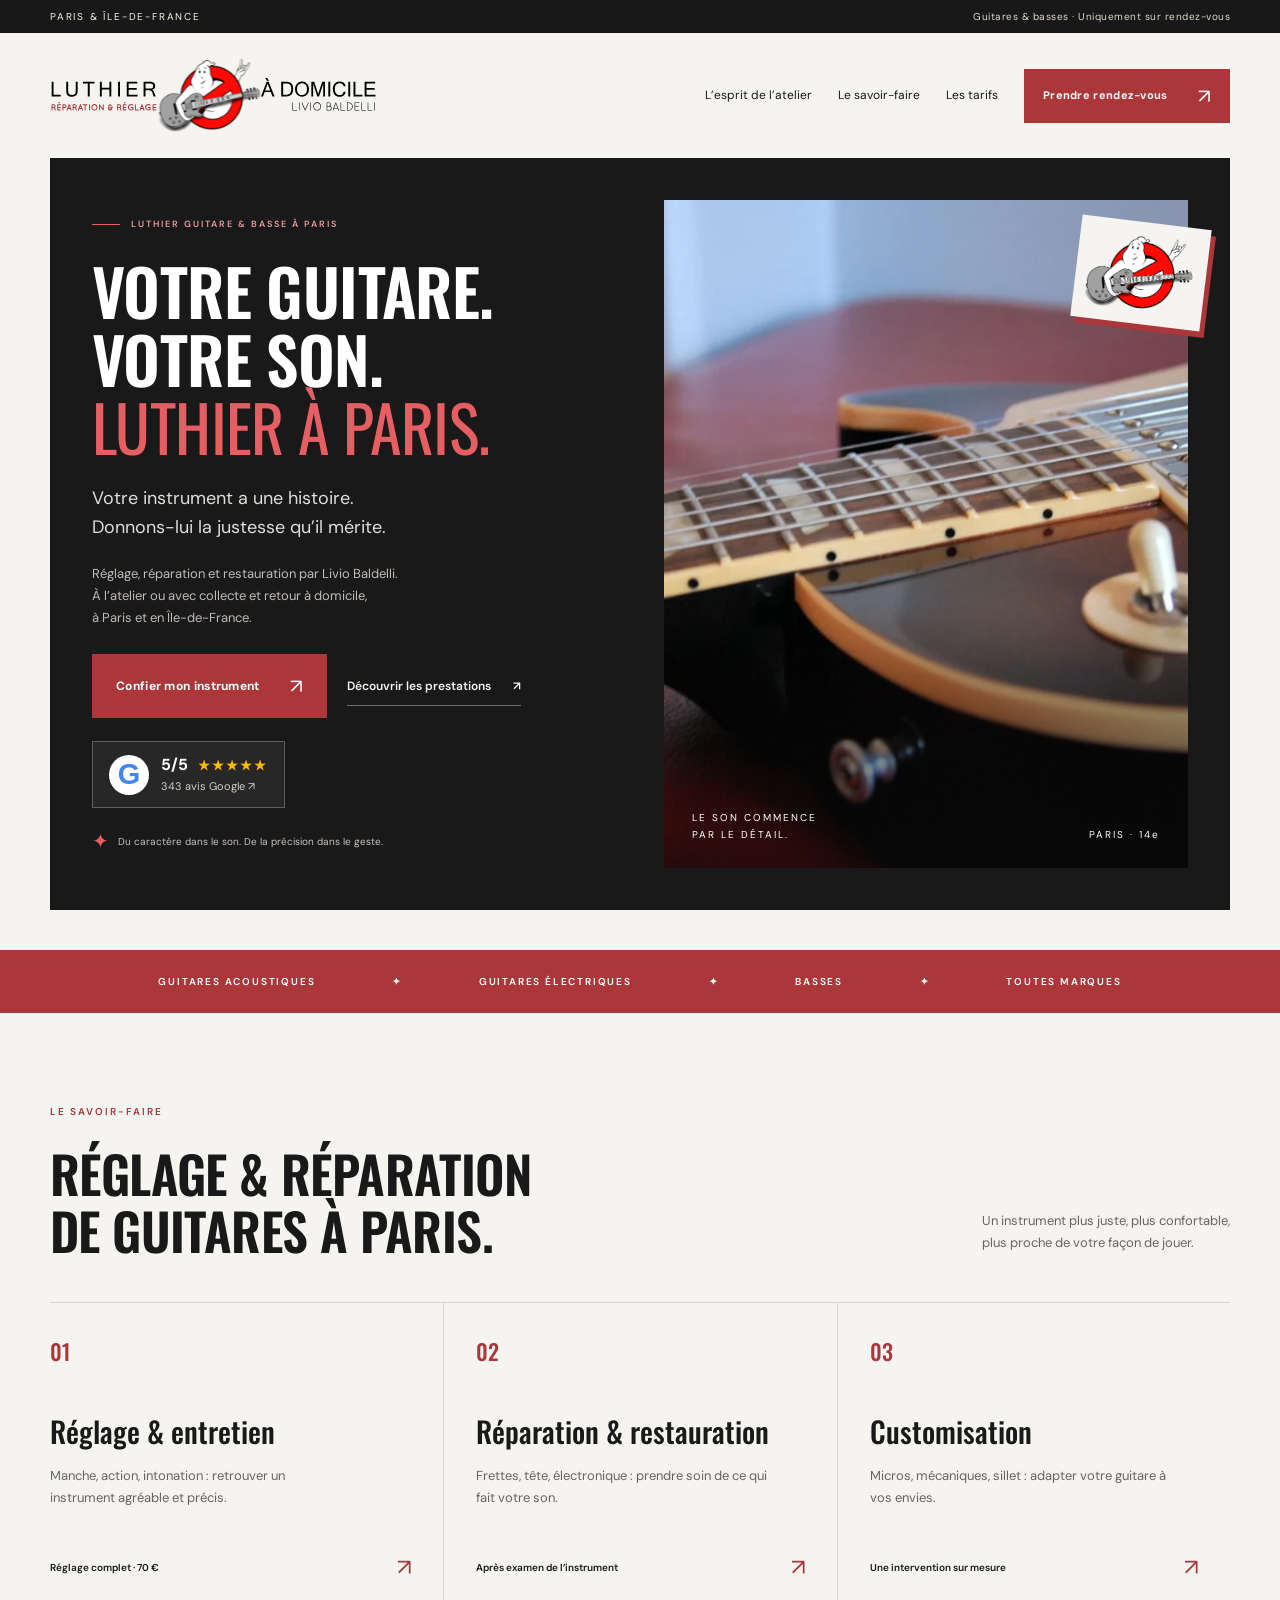
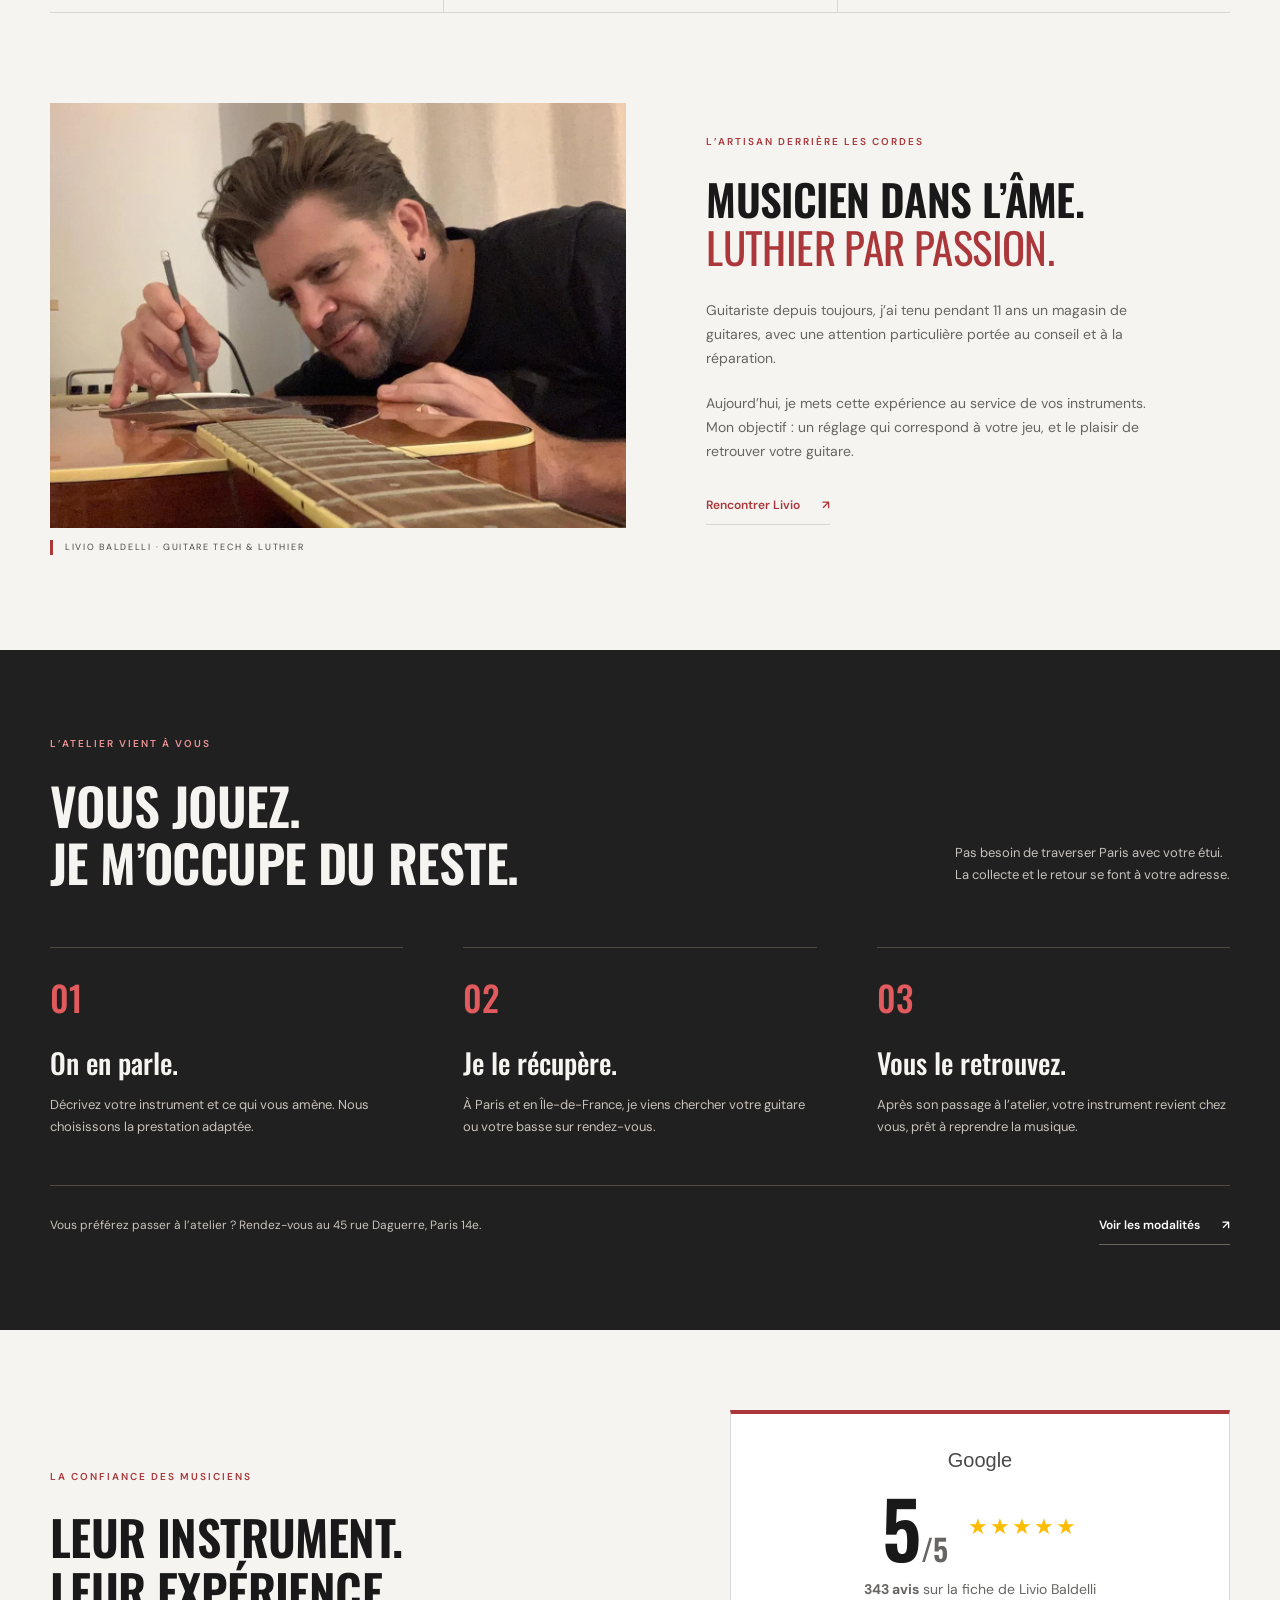
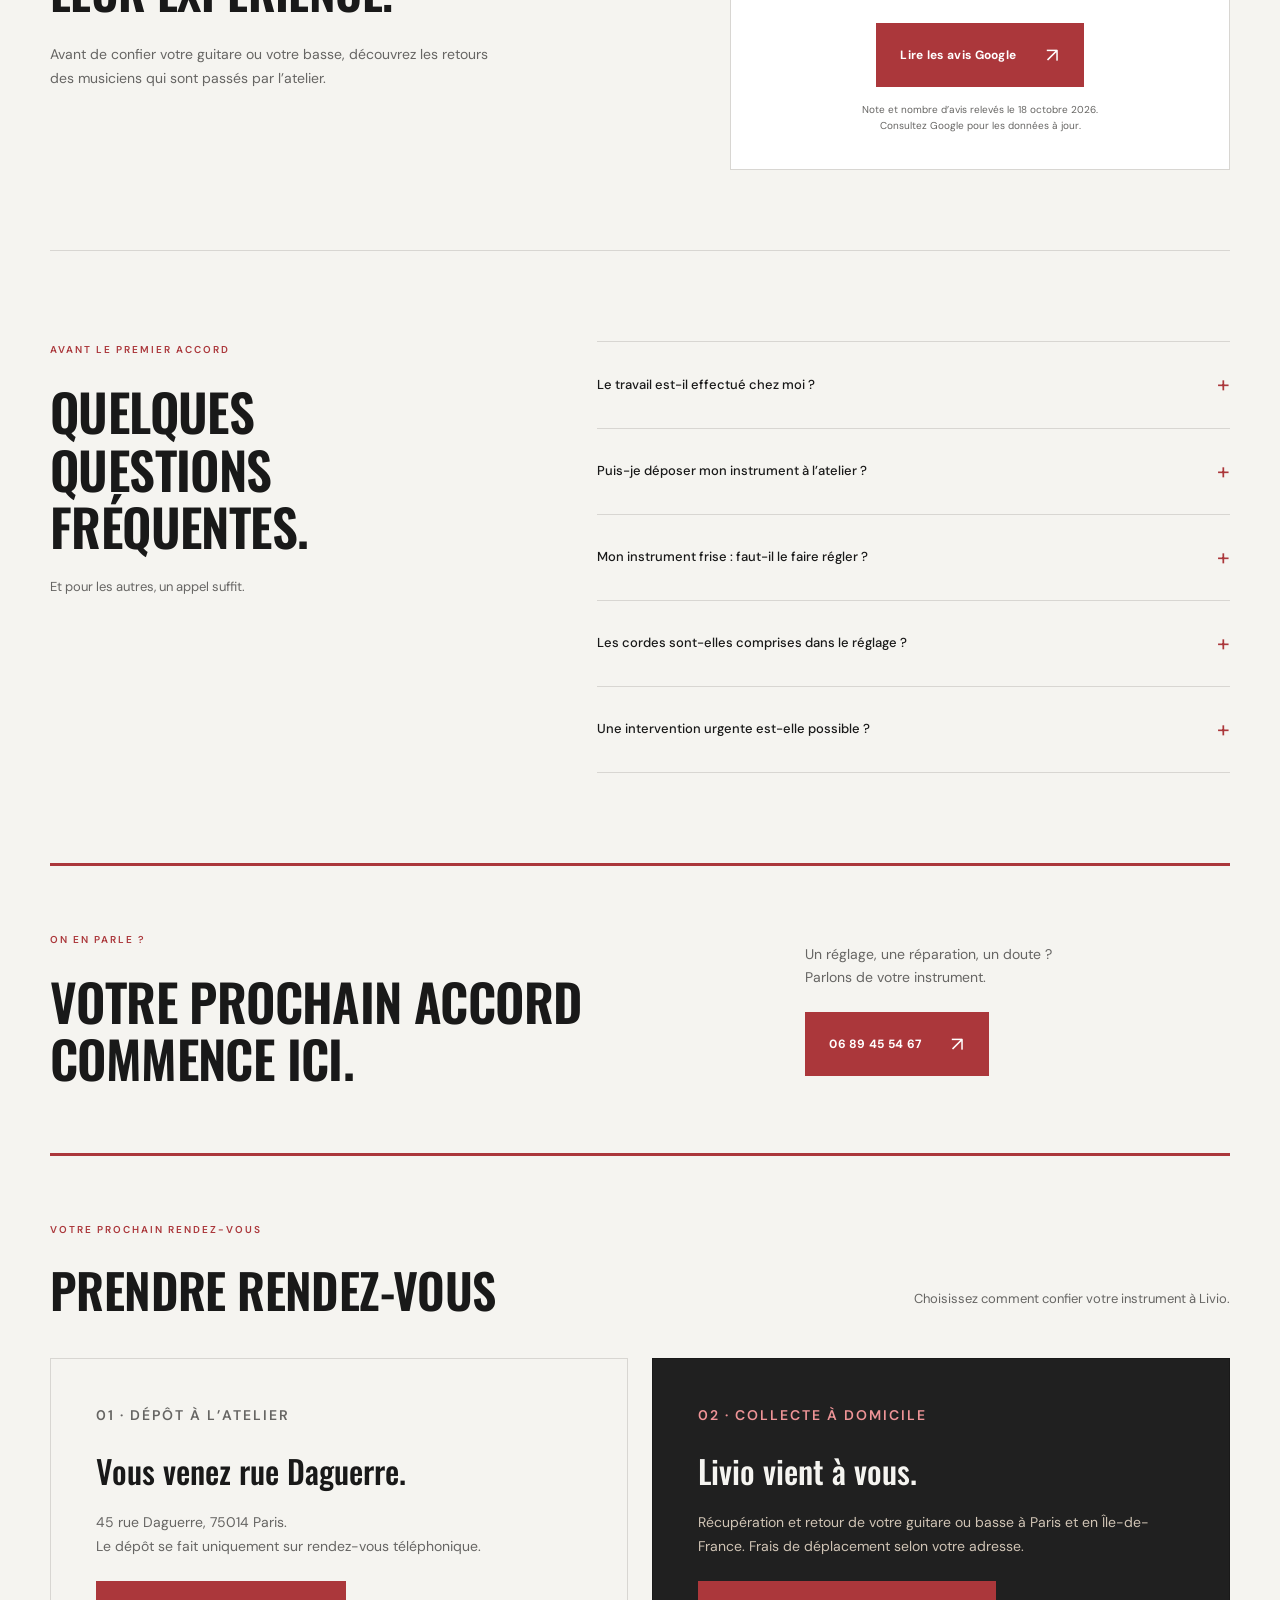
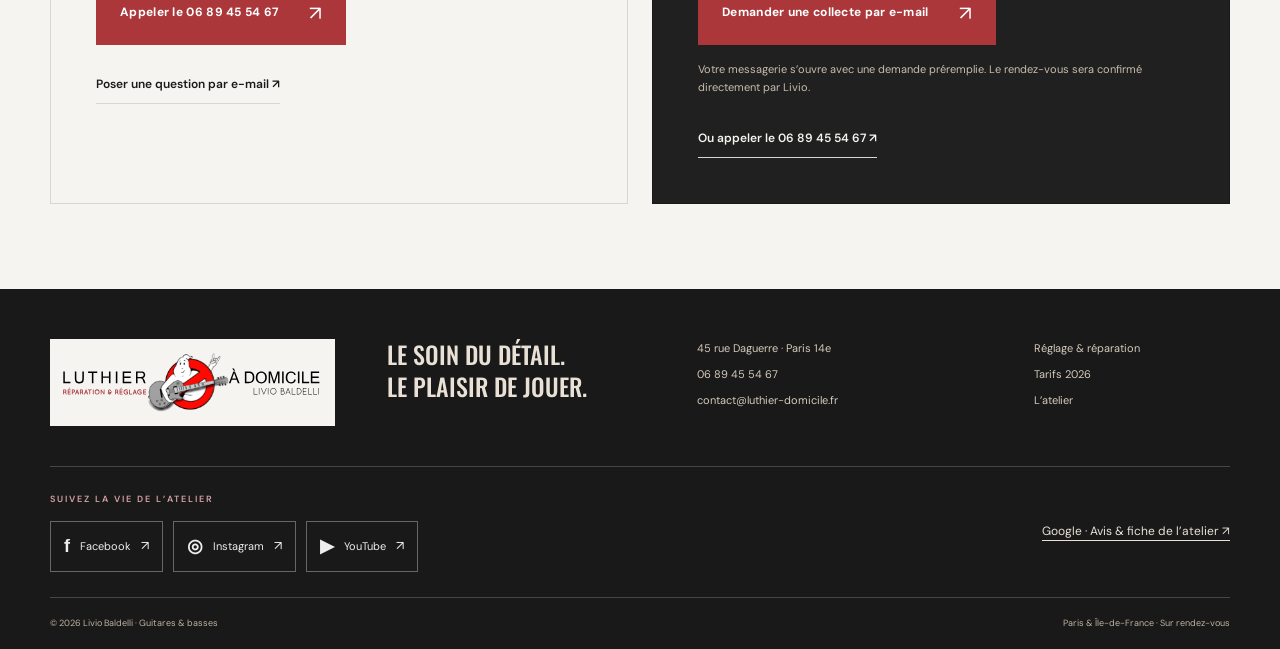
<file: index.html>
<!doctype html><html lang="fr"><head><meta charset="utf-8"><meta name="viewport" content="width=device-width,initial-scale=1"><title>Luthier à Paris · Guitare & basse | Livio Baldelli</title><meta name="description" content="Réglage et réparation de guitares et basses à Paris 14e. Livio Baldelli, luthier avec collecte et retour à domicile en Île-de-France. Sur rendez-vous."><link rel="canonical" href="https://www.luthier-domicile.fr/"><meta name="theme-color" content="#181818"><meta property="og:type" content="website"><meta property="og:locale" content="fr_FR"><meta property="og:title" content="Luthier à Paris · Guitare & basse | Livio Baldelli"><meta property="og:description" content="Réglage et réparation de guitares et basses à Paris 14e. Livio Baldelli, luthier avec collecte et retour à domicile en Île-de-France. Sur rendez-vous."><meta property="og:url" content="https://www.luthier-domicile.fr/"><meta property="og:image" content="https://www.luthier-domicile.fr/assets/atelier.webp"><meta property="og:site_name" content="Livio Baldelli – Luthier à domicile"><meta property="og:image:alt" content="Livio Baldelli au travail dans son atelier de lutherie à Paris"><meta name="twitter:card" content="summary_large_image"><meta name="twitter:title" content="Luthier à Paris · Guitare & basse | Livio Baldelli"><meta name="twitter:description" content="Réglage et réparation de guitares et basses à Paris 14e. Livio Baldelli, luthier avec collecte et retour à domicile en Île-de-France. Sur rendez-vous."><meta name="twitter:image" content="https://www.luthier-domicile.fr/assets/atelier.webp"><meta name="robots" content="index,follow,max-image-preview:large"><link rel="preconnect" href="https://fonts.googleapis.com"><link rel="preconnect" href="https://fonts.gstatic.com" crossorigin><link rel="icon" href="/assets/mascotte-originale.png" type="image/png"><link rel="stylesheet" href="/assets/style.css?v=4"><script type="application/ld+json">{"@context": "https://schema.org", "@graph": [{"@type": "LocalBusiness", "@id": "https://www.luthier-domicile.fr/#atelier", "name": "Livio Baldelli – Luthier à domicile", "url": "https://www.luthier-domicile.fr", "image": "https://www.luthier-domicile.fr/assets/atelier.webp", "telephone": "+33689455467", "email": "contact@luthier-domicile.fr", "address": {"@type": "PostalAddress", "streetAddress": "45 rue Daguerre", "postalCode": "75014", "addressLocality": "Paris", "addressCountry": "FR"}, "areaServed": ["Paris", "Île-de-France"], "description": "Réglage, réparation et restauration de guitares et basses. Collecte et retour à domicile à Paris et en Île-de-France. Atelier uniquement sur rendez-vous.", "logo": "https://www.luthier-domicile.fr/assets/logo.svg", "sameAs": ["https://www.facebook.com/LivioBaldelli/", "https://www.instagram.com/livio_baldelli/", "https://www.youtube.com/channel/UCS66ytuboJJVnwrShHop7HQ"], "hasMap": "https://bit.ly/3546VjG", "knowsAbout": ["Réglage de guitare", "Réparation de guitare", "Réparation de basse", "Planimétrie des frettes", "Refrettage", "Électronique de guitare"], "contactPoint": {"@type": "ContactPoint", "telephone": "+33689455467", "contactType": "Prise de rendez-vous", "availableLanguage": "fr"}}, {"@type": "WebSite", "@id": "https://www.luthier-domicile.fr/#website", "url": "https://www.luthier-domicile.fr/", "name": "Livio Baldelli – Luthier à domicile", "inLanguage": "fr-FR", "publisher": {"@id": "https://www.luthier-domicile.fr/#atelier"}}, {"@type": "WebPage", "@id": "https://www.luthier-domicile.fr/#webpage", "url": "https://www.luthier-domicile.fr/", "name": "Luthier à Paris · Guitare & basse | Livio Baldelli", "description": "Réglage et réparation de guitares et basses à Paris 14e. Livio Baldelli, luthier avec collecte et retour à domicile en Île-de-France. Sur rendez-vous.", "inLanguage": "fr-FR", "isPartOf": {"@id": "https://www.luthier-domicile.fr/#website"}, "about": {"@id": "https://www.luthier-domicile.fr/#atelier"}}]}</script><script defer src="/assets/main.js"></script></head><body><a class="skip" href="#main">Aller au contenu</a><div class="topline">PARIS & ÎLE-DE-FRANCE <span>Guitares & basses · Uniquement sur rendez-vous</span></div><header class="header wrap"><a class="brand" href="/" aria-label="Livio Baldelli, accueil"><img class="original-logo" src="/assets/logo.svg" alt="Luthier à domicile — Livio Baldelli" width="4055" height="967"></a><button class="menu-button" aria-label="Ouvrir le menu" aria-expanded="false" aria-controls="navigation">Menu <span>☰</span></button><nav id="navigation" aria-label="Navigation principale"><a href="/page/1/le-concept.html" >L’esprit de l’atelier</a><a href="/page/2/reglage-et-reparations.html" >Le savoir-faire</a><a href="/nos-tarifs.html" >Les tarifs</a><a class="button small" href="#rendez-vous">Prendre rendez-vous<span aria-hidden="true">↗</span></a></nav></header><main id="main"><section class="hero wrap"><div class="hero-copy"><p class="eyebrow"><span class="line"></span> LUTHIER GUITARE & BASSE À PARIS</p><h1>Votre guitare.<br>Votre son.<br><em>Luthier à Paris.</em></h1><p class="lead">Votre instrument a une histoire.<br>Donnons-lui la justesse qu’il mérite.</p><p class="hero-description">Réglage, réparation et restauration par Livio Baldelli.<br>À l’atelier ou avec collecte et retour à domicile,<br>à Paris et en Île-de-France.</p><div class="hero-actions"><a class="button" href="#rendez-vous">Confier mon instrument<span aria-hidden="true">↗</span></a><a class="text-link" href="/page/2/reglage-et-reparations.html">Découvrir les prestations<span aria-hidden="true">↗</span></a></div><a class="google-badge" href="https://bit.ly/3546VjG" target="_blank" rel="noopener noreferrer" aria-label="Lire les avis Google de Livio Baldelli : 5 sur 5, 343 avis, relevé du 18 octobre 2026"><span class="google-letter" aria-hidden="true">G</span><span><strong>5/5 <span class="stars" aria-hidden="true">★★★★★</span></strong><small>343 avis Google <span aria-hidden="true">↗</span></small></span></a><div class="hero-note"><span aria-hidden="true">✦</span> Du caractère dans le son. De la précision dans le geste.</div></div><div class="hero-photo"><img src="/assets/hero.webp" alt="Détail du chevalet et des cordes d’une guitare électrique à l’atelier" width="1158" height="778" fetchpriority="high"><div class="photo-label"><span>LE SON COMMENCE<br>PAR LE DÉTAIL.</span><span>PARIS · 14e</span></div><div class="rock-badge"><img src="/assets/mascotte-originale.png" alt="" width="261" height="200"></div></div></section><div class="ribbon"><span>GUITARES ACOUSTIQUES</span><i>✦</i><span>GUITARES ÉLECTRIQUES</span><i>✦</i><span>BASSES</span><i>✦</i><span>TOUTES MARQUES</span></div><section class="wrap section"><div class="section-heading"><div><p class="eyebrow">LE SAVOIR-FAIRE</p><h2>Réglage & réparation<br>de guitares à Paris.</h2></div><p>Un instrument plus juste, plus confortable,<br>plus proche de votre façon de jouer.</p></div><div class="service-grid"><a class="service-card" href="/page/2/reglage-et-reparations.html#reglage"><span class="service-number">01</span><h3>Réglage & entretien</h3><p>Manche, action, intonation : retrouver un instrument agréable et précis.</p><span class="card-bottom">Réglage complet · 70 €<b aria-hidden="true">↗</b></span></a><a class="service-card" href="/page/2/reglage-et-reparations.html#reparation"><span class="service-number">02</span><h3>Réparation & restauration</h3><p>Frettes, tête, électronique : prendre soin de ce qui fait votre son.</p><span class="card-bottom">Après examen de l’instrument<b aria-hidden="true">↗</b></span></a><a class="service-card" href="/page/2/reglage-et-reparations.html#customisation"><span class="service-number">03</span><h3>Customisation</h3><p>Micros, mécaniques, sillet : adapter votre guitare à vos envies.</p><span class="card-bottom">Une intervention sur mesure<b aria-hidden="true">↗</b></span></a></div></section><section class="story wrap"><div class="story-image"><img src="/assets/atelier.webp" alt="Livio Baldelli travaille avec précision sur une guitare dans son atelier" width="1600" height="900" loading="lazy"><span>LIVIO BALDELLI · GUITARE TECH & LUTHIER</span></div><div class="story-copy"><p class="eyebrow">L’ARTISAN DERRIÈRE LES CORDES</p><h2>Musicien dans l’âme.<br><em>Luthier par passion.</em></h2><p>Guitariste depuis toujours, j’ai tenu pendant 11 ans un magasin de guitares, avec une attention particulière portée au conseil et à la réparation.</p><p>Aujourd’hui, je mets cette expérience au service de vos instruments. Mon objectif : un réglage qui correspond à votre jeu, et le plaisir de retrouver votre guitare.</p><a class="text-link" href="/page/1/le-concept.html">Rencontrer Livio<span aria-hidden="true">↗</span></a></div></section><section class="process"><div class="wrap"><div class="section-heading"><div><p class="eyebrow">L’ATELIER VIENT À VOUS</p><h2>Vous jouez.<br>Je m’occupe du reste.</h2></div><p>Pas besoin de traverser Paris avec votre étui.<br>La collecte et le retour se font à votre adresse.</p></div><div class="steps"><article><span>01</span><h3>On en parle.</h3><p>Décrivez votre instrument et ce qui vous amène. Nous choisissons la prestation adaptée.</p></article><article><span>02</span><h3>Je le récupère.</h3><p>À Paris et en Île-de-France, je viens chercher votre guitare ou votre basse sur rendez-vous.</p></article><article><span>03</span><h3>Vous le retrouvez.</h3><p>Après son passage à l’atelier, votre instrument revient chez vous, prêt à reprendre la musique.</p></article></div><div class="process-foot"><span>Vous préférez passer à l’atelier ? Rendez-vous au 45 rue Daguerre, Paris 14e.</span><a class="text-link" href="/contact/contactez-nous.html">Voir les modalités<span aria-hidden="true">↗</span></a></div></div></section><section class="wrap reviews-section" id="avis-google"><div><p class="eyebrow">LA CONFIANCE DES MUSICIENS</p><h2>Leur instrument.<br>Leur expérience.</h2><p>Avant de confier votre guitare ou votre basse, découvrez les retours des musiciens qui sont passés par l’atelier.</p></div><div class="review-score"><span class="google-word">Google</span><div><strong>5<span>/5</span></strong><span class="stars" aria-label="5 étoiles sur 5">★★★★★</span></div><p><b>343 avis</b> sur la fiche de Livio Baldelli</p><a class="button" href="https://bit.ly/3546VjG" target="_blank" rel="noopener noreferrer">Lire les avis Google <span>↗</span></a><small>Note et nombre d’avis relevés le 18 octobre 2026.<br>Consultez Google pour les données à jour.</small></div></section><section class="wrap section faq-layout"><div><p class="eyebrow">AVANT LE PREMIER ACCORD</p><h2>Quelques<br>questions fréquentes.</h2><p>Et pour les autres, un appel suffit.</p></div><div class="faq"><details><summary>Le travail est-il effectué chez moi ?<span aria-hidden="true">+</span></summary><p>Le service à domicile comprend la récupération de votre guitare ou basse, son passage à l’atelier, puis son retour chez vous. Les frais de déplacement varient selon votre adresse.</p></details><details><summary>Puis-je déposer mon instrument à l’atelier ?<span aria-hidden="true">+</span></summary><p>Oui, au 45 rue Daguerre, à Paris 14e, uniquement sur rendez-vous pris par téléphone. Le tarif des prestations est identique, à domicile ou en dépôt à l’atelier.</p></details><details><summary>Mon instrument frise : faut-il le faire régler ?<span aria-hidden="true">+</span></summary><p>Une corde qui frise, une action trop haute ou une mauvaise justesse peuvent justifier un réglage. Si le problème vient de l’usure des frettes, une planimétrie ou un refrettage peut être nécessaire après examen.</p></details><details><summary>Les cordes sont-elles comprises dans le réglage ?<span aria-hidden="true">+</span></summary><p>La pose est comprise dans le réglage complet à 70 €, mais pas le jeu de cordes. Vous pouvez fournir le vôtre. Un jeu est proposé à 10 €, sauf exception.</p></details><details><summary>Une intervention urgente est-elle possible ?<span aria-hidden="true">+</span></summary><p>L’offre VIP est proposée à partir de 160 €, hors jeu de cordes, pour une intervention sous 24 à 48 heures selon les disponibilités. Contactez Livio pour vérifier la faisabilité.</p></details></div></section><section class="contact-strip wrap"><div><p class="eyebrow">ON EN PARLE ?</p><h2>Votre prochain accord<br>commence ici.</h2></div><div><p>Un réglage, une réparation, un doute ?<br>Parlons de votre instrument.</p><a class="button" href="tel:+33689455467">06 89 45 54 67<span aria-hidden="true">↗</span></a></div></section><section class="wrap booking-section" id="rendez-vous" aria-labelledby="booking-title"><div class="section-heading"><div><p class="eyebrow">VOTRE PROCHAIN RENDEZ-VOUS</p><h2 id="booking-title">Prendre rendez-vous</h2></div><p>Choisissez comment confier votre instrument à Livio.</p></div><div class="contact-grid"><article class="contact-card"><p class="eyebrow">01 · DÉPÔT À L’ATELIER</p><h3>Vous venez rue Daguerre.</h3><p>45 rue Daguerre, 75014 Paris.<br>Le dépôt se fait uniquement sur rendez-vous téléphonique.</p><a class="button" href="tel:+33689455467">Appeler le 06 89 45 54 67 <span aria-hidden="true">↗</span></a><a class="text-link" href="mailto:contact@luthier-domicile.fr?subject=Demande%20de%20rendez-vous">Poser une question par e-mail ↗</a></article><article class="contact-card dark"><p class="eyebrow">02 · COLLECTE À DOMICILE</p><h3>Livio vient à vous.</h3><p>Récupération et retour de votre guitare ou basse à Paris et en Île-de-France. Frais de déplacement selon votre adresse.</p><a class="button" href="mailto:contact@luthier-domicile.fr?subject=Demande%20de%20collecte%20%C3%A0%20domicile&amp;body=Bonjour%20Livio%2C%0A%0AJe%20souhaite%20organiser%20une%20collecte%20%C3%A0%20domicile.%0A%0ANom%20%3A%0AT%C3%A9l%C3%A9phone%20%3A%0AAdresse%20et%20ville%20%3A%0AInstrument%20%28marque%20et%20mod%C3%A8le%29%20%3A%0AIntervention%20souhait%C3%A9e%20%3A%0ADisponibilit%C3%A9s%20%3A%0A%0AMerci%20de%20me%20confirmer%20le%20tarif%20et%20un%20cr%C3%A9neau.%0A">Demander une collecte par e-mail <span aria-hidden="true">↗</span></a><p class="small-text">Votre messagerie s’ouvre avec une demande préremplie. Le rendez-vous sera confirmé directement par Livio.</p><a class="text-link" href="tel:+33689455467">Ou appeler le 06 89 45 54 67 ↗</a></article></div></section></main><footer><div class="wrap footer-main"><a class="brand light" href="/" aria-label="Livio Baldelli, accueil"><img class="original-logo" src="/assets/logo.svg" alt="Luthier à domicile — Livio Baldelli" width="4055" height="967" loading="lazy"></a><p>Le soin du détail.<br>Le plaisir de jouer.</p><div><a href="/contact/contactez-nous.html">45 rue Daguerre · Paris 14e</a><a href="tel:+33689455467">06 89 45 54 67</a><a href="mailto:contact@luthier-domicile.fr">contact@luthier-domicile.fr</a></div><div><a href="/page/2/reglage-et-reparations.html">Réglage & réparation</a><a href="/nos-tarifs.html">Tarifs 2026</a><a href="/page/1/le-concept.html">L’atelier</a></div></div><div class="wrap footer-social"><div><p class="eyebrow">SUIVEZ LA VIE DE L’ATELIER</p><div class="social-links" aria-label="Réseaux sociaux de Livio Baldelli"><a href="https://www.facebook.com/LivioBaldelli/" target="_blank" rel="noopener noreferrer" aria-label="Livio Baldelli sur Facebook (nouvel onglet)"><span aria-hidden="true">f</span>Facebook<small aria-hidden="true">↗</small></a><a href="https://www.instagram.com/livio_baldelli/" target="_blank" rel="noopener noreferrer" aria-label="Livio Baldelli sur Instagram (nouvel onglet)"><span aria-hidden="true">◎</span>Instagram<small aria-hidden="true">↗</small></a><a href="https://www.youtube.com/channel/UCS66ytuboJJVnwrShHop7HQ" target="_blank" rel="noopener noreferrer" aria-label="Livio Baldelli sur YouTube (nouvel onglet)"><span aria-hidden="true">▶</span>YouTube<small aria-hidden="true">↗</small></a></div></div><a class="footer-google" href="https://bit.ly/3546VjG" target="_blank" rel="noopener noreferrer">Google · Avis & fiche de l’atelier ↗</a></div><div class="wrap footer-bottom"><span>© 2026 Livio Baldelli · Guitares & basses</span><span>Paris & Île-de-France · Sur rendez-vous</span></div></footer><a class="mobile-call" href="tel:+33689455467">Appeler Livio · 06 89 45 54 67 ↗</a></body></html>
</file>
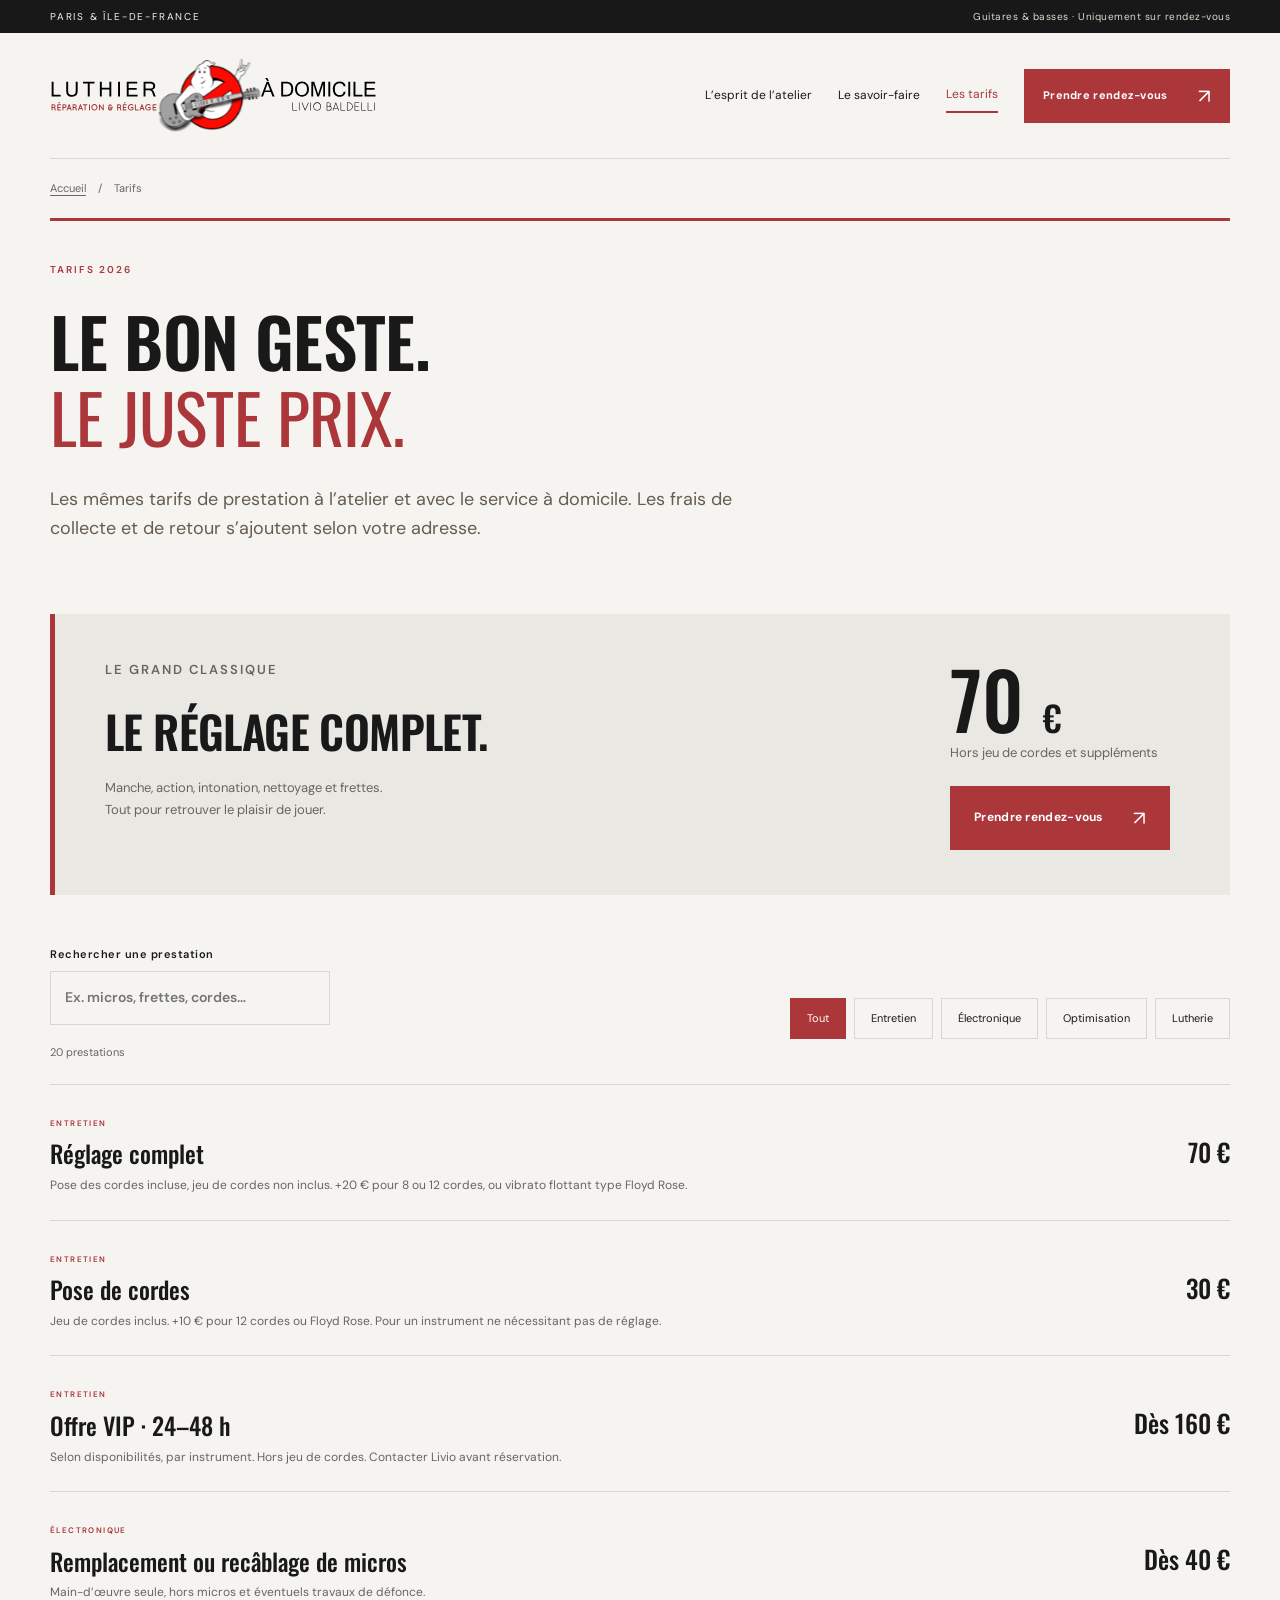
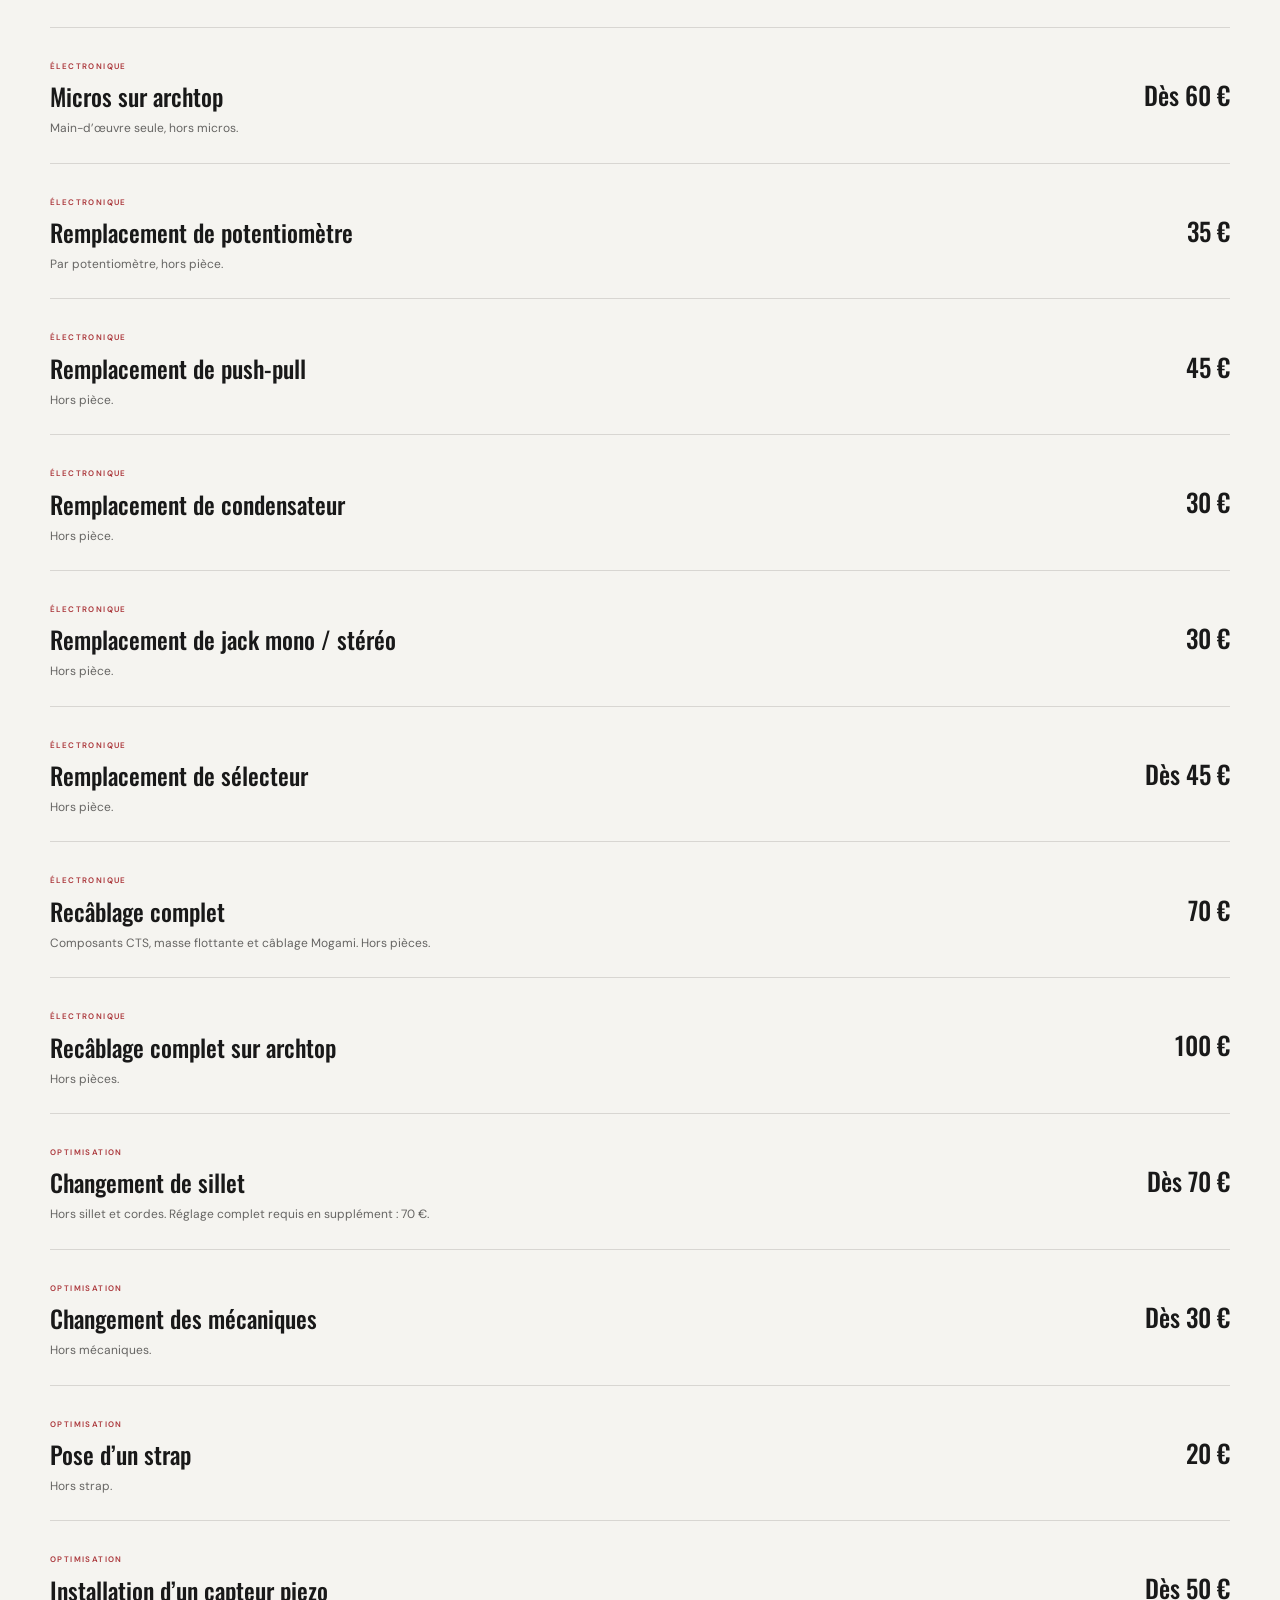
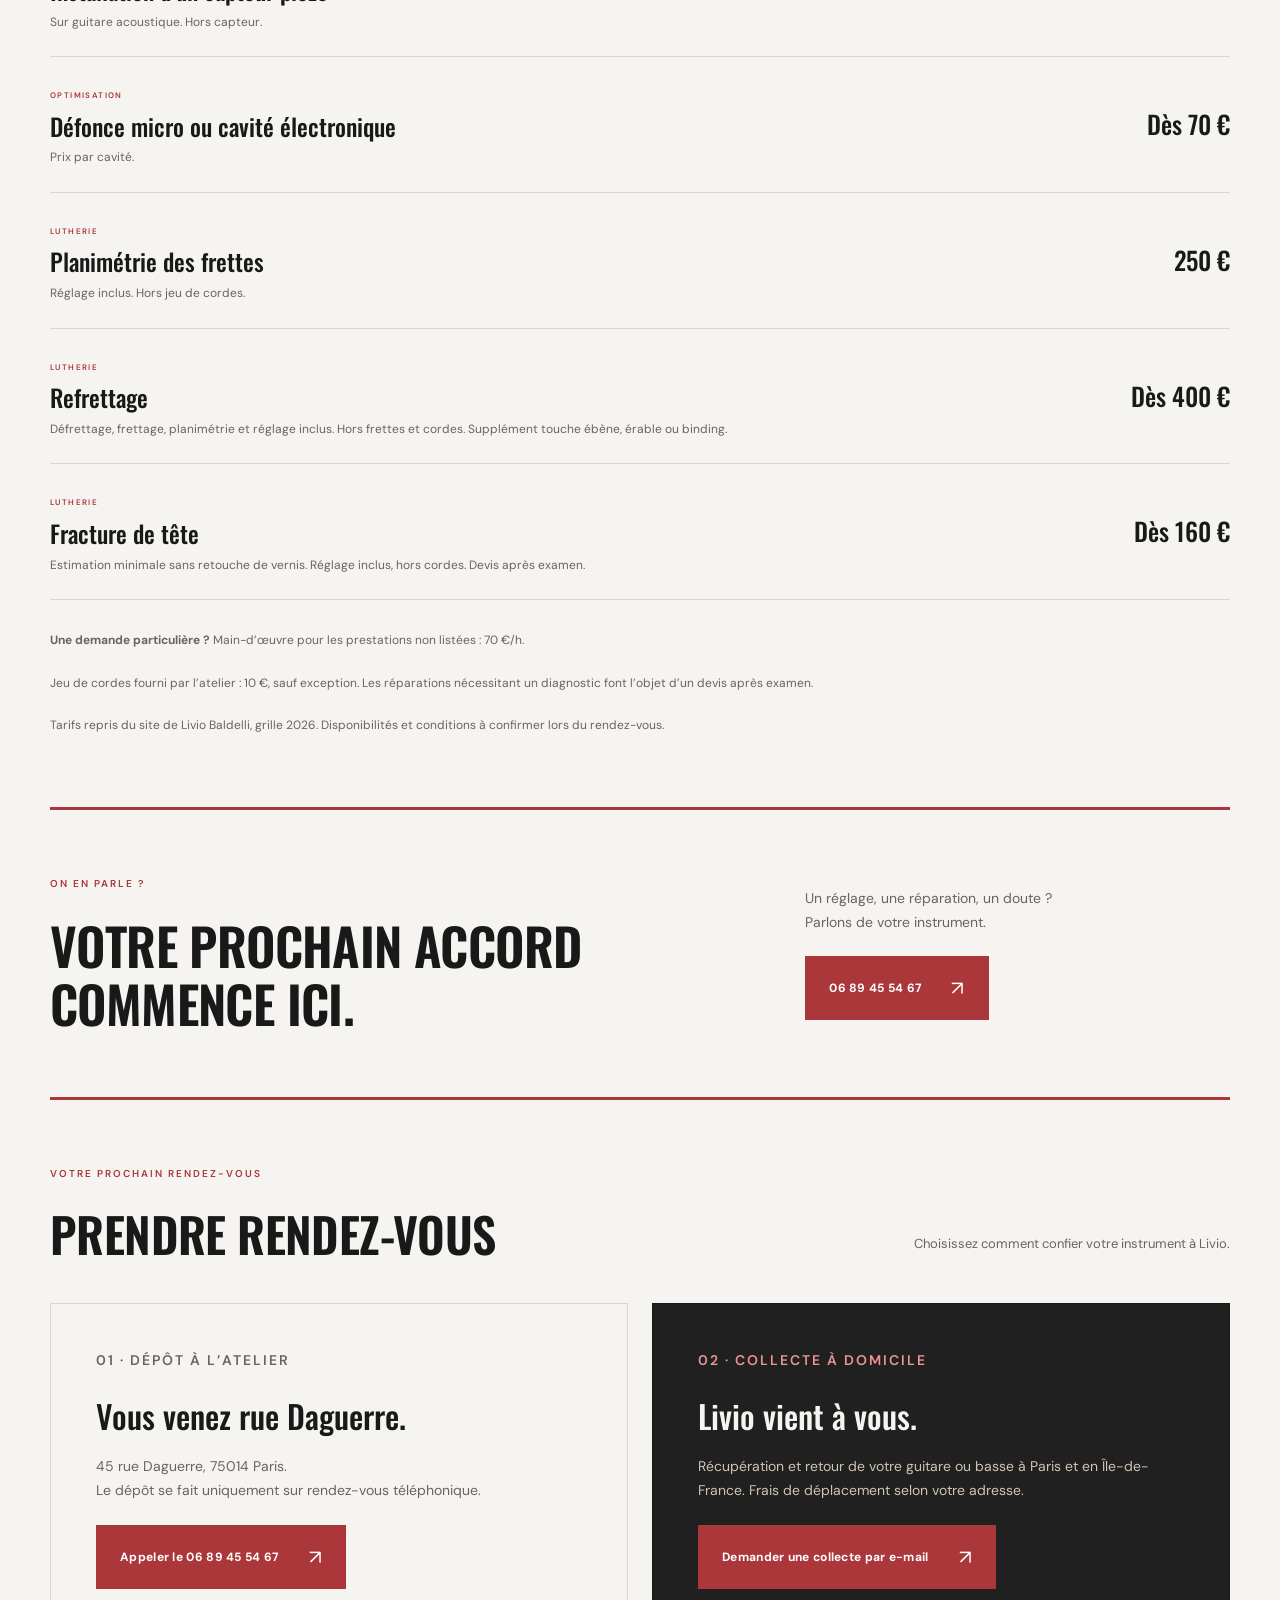
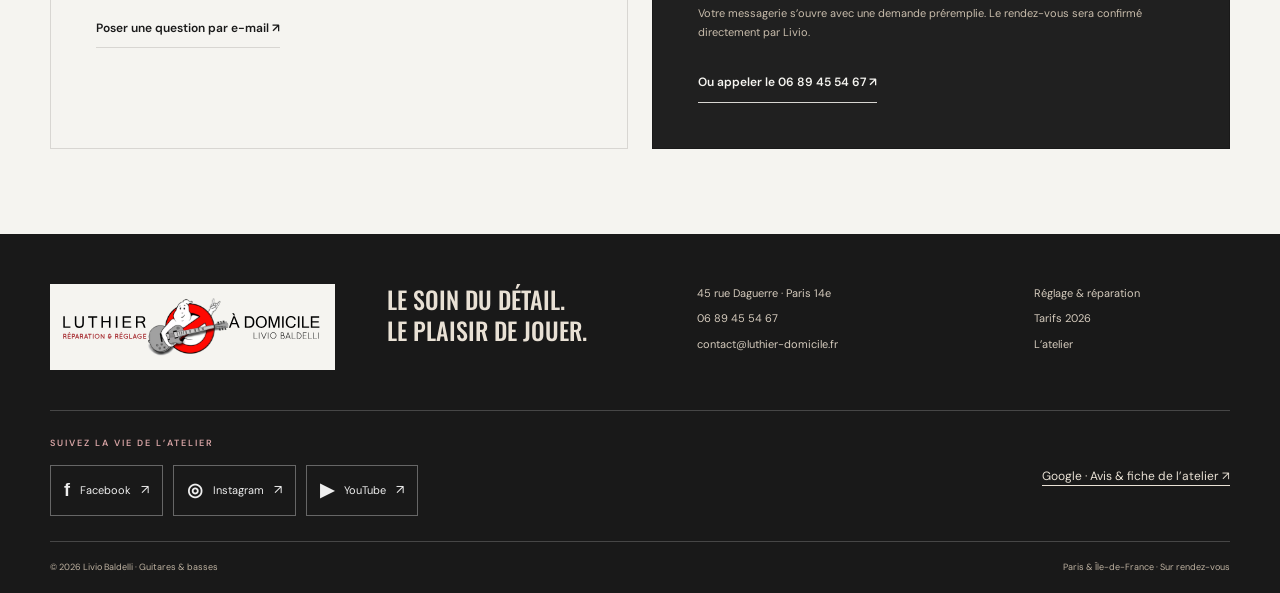
<file: nos-tarifs.html>
<!doctype html><html lang="fr"><head><meta charset="utf-8"><meta name="viewport" content="width=device-width,initial-scale=1"><title>Tarifs luthier Paris 2026 · Réglage guitare 70 € | Livio Baldelli</title><meta name="description" content="Consultez les tarifs 2026 : réglage complet 70 €, pose de cordes 30 €, planimétrie 250 €. Lutherie et électronique guitare et basse à Paris."><link rel="canonical" href="https://www.luthier-domicile.fr/nos-tarifs.html"><meta name="theme-color" content="#181818"><meta property="og:type" content="website"><meta property="og:locale" content="fr_FR"><meta property="og:title" content="Tarifs luthier Paris 2026 · Réglage guitare 70 € | Livio Baldelli"><meta property="og:description" content="Consultez les tarifs 2026 : réglage complet 70 €, pose de cordes 30 €, planimétrie 250 €. Lutherie et électronique guitare et basse à Paris."><meta property="og:url" content="https://www.luthier-domicile.fr/nos-tarifs.html"><meta property="og:image" content="https://www.luthier-domicile.fr/assets/atelier.webp"><meta property="og:site_name" content="Livio Baldelli – Luthier à domicile"><meta property="og:image:alt" content="Livio Baldelli au travail dans son atelier de lutherie à Paris"><meta name="twitter:card" content="summary_large_image"><meta name="twitter:title" content="Tarifs luthier Paris 2026 · Réglage guitare 70 € | Livio Baldelli"><meta name="twitter:description" content="Consultez les tarifs 2026 : réglage complet 70 €, pose de cordes 30 €, planimétrie 250 €. Lutherie et électronique guitare et basse à Paris."><meta name="twitter:image" content="https://www.luthier-domicile.fr/assets/atelier.webp"><meta name="robots" content="index,follow,max-image-preview:large"><link rel="preconnect" href="https://fonts.googleapis.com"><link rel="preconnect" href="https://fonts.gstatic.com" crossorigin><link rel="icon" href="/assets/mascotte-originale.png" type="image/png"><link rel="stylesheet" href="/assets/style.css?v=4"><script type="application/ld+json">{"@context": "https://schema.org", "@graph": [{"@type": "LocalBusiness", "@id": "https://www.luthier-domicile.fr/#atelier", "name": "Livio Baldelli – Luthier à domicile", "url": "https://www.luthier-domicile.fr", "image": "https://www.luthier-domicile.fr/assets/atelier.webp", "telephone": "+33689455467", "email": "contact@luthier-domicile.fr", "address": {"@type": "PostalAddress", "streetAddress": "45 rue Daguerre", "postalCode": "75014", "addressLocality": "Paris", "addressCountry": "FR"}, "areaServed": ["Paris", "Île-de-France"], "description": "Réglage, réparation et restauration de guitares et basses. Collecte et retour à domicile à Paris et en Île-de-France. Atelier uniquement sur rendez-vous.", "logo": "https://www.luthier-domicile.fr/assets/logo.svg", "sameAs": ["https://www.facebook.com/LivioBaldelli/", "https://www.instagram.com/livio_baldelli/", "https://www.youtube.com/channel/UCS66ytuboJJVnwrShHop7HQ"], "hasMap": "https://bit.ly/3546VjG", "knowsAbout": ["Réglage de guitare", "Réparation de guitare", "Réparation de basse", "Planimétrie des frettes", "Refrettage", "Électronique de guitare"], "contactPoint": {"@type": "ContactPoint", "telephone": "+33689455467", "contactType": "Prise de rendez-vous", "availableLanguage": "fr"}}, {"@type": "WebSite", "@id": "https://www.luthier-domicile.fr/#website", "url": "https://www.luthier-domicile.fr/", "name": "Livio Baldelli – Luthier à domicile", "inLanguage": "fr-FR", "publisher": {"@id": "https://www.luthier-domicile.fr/#atelier"}}, {"@type": "WebPage", "@id": "https://www.luthier-domicile.fr/nos-tarifs.html#webpage", "url": "https://www.luthier-domicile.fr/nos-tarifs.html", "name": "Tarifs luthier Paris 2026 · Réglage guitare 70 € | Livio Baldelli", "description": "Consultez les tarifs 2026 : réglage complet 70 €, pose de cordes 30 €, planimétrie 250 €. Lutherie et électronique guitare et basse à Paris.", "inLanguage": "fr-FR", "isPartOf": {"@id": "https://www.luthier-domicile.fr/#website"}, "about": {"@id": "https://www.luthier-domicile.fr/#atelier"}}, {"@type": "BreadcrumbList", "itemListElement": [{"@type": "ListItem", "position": 1, "name": "Accueil", "item": "https://www.luthier-domicile.fr/"}, {"@type": "ListItem", "position": 2, "name": "Tarifs", "item": "https://www.luthier-domicile.fr/nos-tarifs.html"}]}]}</script><script defer src="/assets/main.js"></script></head><body><a class="skip" href="#main">Aller au contenu</a><div class="topline">PARIS & ÎLE-DE-FRANCE <span>Guitares & basses · Uniquement sur rendez-vous</span></div><header class="header wrap"><a class="brand" href="/" aria-label="Livio Baldelli, accueil"><img class="original-logo" src="/assets/logo.svg" alt="Luthier à domicile — Livio Baldelli" width="4055" height="967"></a><button class="menu-button" aria-label="Ouvrir le menu" aria-expanded="false" aria-controls="navigation">Menu <span>☰</span></button><nav id="navigation" aria-label="Navigation principale"><a href="/page/1/le-concept.html" >L’esprit de l’atelier</a><a href="/page/2/reglage-et-reparations.html" >Le savoir-faire</a><a href="/nos-tarifs.html" aria-current="page">Les tarifs</a><a class="button small" href="#rendez-vous">Prendre rendez-vous<span aria-hidden="true">↗</span></a></nav></header><main id="main"><nav class="wrap breadcrumbs" aria-label="Fil d’Ariane"><a href="/">Accueil</a><span aria-hidden="true">/</span><span>Tarifs</span></nav><section class="page-intro wrap"><p class="eyebrow">TARIFS 2026</p><h1>Le bon geste.<br><em>Le juste prix.</em></h1><p class="lead">Les mêmes tarifs de prestation à l’atelier et avec le service à domicile. Les frais de collecte et de retour s’ajoutent selon votre adresse.</p></section><section class="wrap price-section"><div class="price-feature"><div><p class="eyebrow">LE GRAND CLASSIQUE</p><h2>Le réglage complet.</h2><p>Manche, action, intonation, nettoyage et frettes.<br>Tout pour retrouver le plaisir de jouer.</p></div><div><strong>70 <small>€</small></strong><p>Hors jeu de cordes et suppléments</p><a class="button" href="#rendez-vous">Prendre rendez-vous<span aria-hidden="true">↗</span></a></div></div><div class="price-controls"><label for="price-search">Rechercher une prestation<input id="price-search" type="search" placeholder="Ex. micros, frettes, cordes…"></label><div class="filters" aria-label="Filtrer les tarifs"><button data-filter="Tout" aria-pressed="true">Tout</button><button data-filter="Entretien" aria-pressed="false">Entretien</button><button data-filter="Électronique" aria-pressed="false">Électronique</button><button data-filter="Optimisation" aria-pressed="false">Optimisation</button><button data-filter="Lutherie" aria-pressed="false">Lutherie</button></div></div><p id="price-count" class="muted" aria-live="polite">20 prestations</p><div class="price-list"><article class="price-row" data-category="Entretien"><div><span class="eyebrow">Entretien</span><h3>Réglage complet</h3><p>Pose des cordes incluse, jeu de cordes non inclus. +20 € pour 8 ou 12 cordes, ou vibrato flottant type Floyd Rose.</p></div><strong>70 €</strong></article><article class="price-row" data-category="Entretien"><div><span class="eyebrow">Entretien</span><h3>Pose de cordes</h3><p>Jeu de cordes inclus. +10 € pour 12 cordes ou Floyd Rose. Pour un instrument ne nécessitant pas de réglage.</p></div><strong>30 €</strong></article><article class="price-row" data-category="Entretien"><div><span class="eyebrow">Entretien</span><h3>Offre VIP · 24–48 h</h3><p>Selon disponibilités, par instrument. Hors jeu de cordes. Contacter Livio avant réservation.</p></div><strong>Dès 160 €</strong></article><article class="price-row" data-category="Électronique"><div><span class="eyebrow">Électronique</span><h3>Remplacement ou recâblage de micros</h3><p>Main-d’œuvre seule, hors micros et éventuels travaux de défonce.</p></div><strong>Dès 40 €</strong></article><article class="price-row" data-category="Électronique"><div><span class="eyebrow">Électronique</span><h3>Micros sur archtop</h3><p>Main-d’œuvre seule, hors micros.</p></div><strong>Dès 60 €</strong></article><article class="price-row" data-category="Électronique"><div><span class="eyebrow">Électronique</span><h3>Remplacement de potentiomètre</h3><p>Par potentiomètre, hors pièce.</p></div><strong>35 €</strong></article><article class="price-row" data-category="Électronique"><div><span class="eyebrow">Électronique</span><h3>Remplacement de push-pull</h3><p>Hors pièce.</p></div><strong>45 €</strong></article><article class="price-row" data-category="Électronique"><div><span class="eyebrow">Électronique</span><h3>Remplacement de condensateur</h3><p>Hors pièce.</p></div><strong>30 €</strong></article><article class="price-row" data-category="Électronique"><div><span class="eyebrow">Électronique</span><h3>Remplacement de jack mono / stéréo</h3><p>Hors pièce.</p></div><strong>30 €</strong></article><article class="price-row" data-category="Électronique"><div><span class="eyebrow">Électronique</span><h3>Remplacement de sélecteur</h3><p>Hors pièce.</p></div><strong>Dès 45 €</strong></article><article class="price-row" data-category="Électronique"><div><span class="eyebrow">Électronique</span><h3>Recâblage complet</h3><p>Composants CTS, masse flottante et câblage Mogami. Hors pièces.</p></div><strong>70 €</strong></article><article class="price-row" data-category="Électronique"><div><span class="eyebrow">Électronique</span><h3>Recâblage complet sur archtop</h3><p>Hors pièces.</p></div><strong>100 €</strong></article><article class="price-row" data-category="Optimisation"><div><span class="eyebrow">Optimisation</span><h3>Changement de sillet</h3><p>Hors sillet et cordes. Réglage complet requis en supplément : 70 €.</p></div><strong>Dès 70 €</strong></article><article class="price-row" data-category="Optimisation"><div><span class="eyebrow">Optimisation</span><h3>Changement des mécaniques</h3><p>Hors mécaniques.</p></div><strong>Dès 30 €</strong></article><article class="price-row" data-category="Optimisation"><div><span class="eyebrow">Optimisation</span><h3>Pose d’un strap</h3><p>Hors strap.</p></div><strong>20 €</strong></article><article class="price-row" data-category="Optimisation"><div><span class="eyebrow">Optimisation</span><h3>Installation d’un capteur piezo</h3><p>Sur guitare acoustique. Hors capteur.</p></div><strong>Dès 50 €</strong></article><article class="price-row" data-category="Optimisation"><div><span class="eyebrow">Optimisation</span><h3>Défonce micro ou cavité électronique</h3><p>Prix par cavité.</p></div><strong>Dès 70 €</strong></article><article class="price-row" data-category="Lutherie"><div><span class="eyebrow">Lutherie</span><h3>Planimétrie des frettes</h3><p>Réglage inclus. Hors jeu de cordes.</p></div><strong>250 €</strong></article><article class="price-row" data-category="Lutherie"><div><span class="eyebrow">Lutherie</span><h3>Refrettage</h3><p>Défrettage, frettage, planimétrie et réglage inclus. Hors frettes et cordes. Supplément touche ébène, érable ou binding.</p></div><strong>Dès 400 €</strong></article><article class="price-row" data-category="Lutherie"><div><span class="eyebrow">Lutherie</span><h3>Fracture de tête</h3><p>Estimation minimale sans retouche de vernis. Réglage inclus, hors cordes. Devis après examen.</p></div><strong>Dès 160 €</strong></article></div><p id="empty" hidden>Aucune prestation trouvée. Essayez un autre mot ou appelez Livio.</p><div class="price-notes"><p><strong>Une demande particulière ?</strong> Main-d’œuvre pour les prestations non listées : 70 €/h.</p><p>Jeu de cordes fourni par l’atelier : 10 €, sauf exception. Les réparations nécessitant un diagnostic font l’objet d’un devis après examen.</p><p>Tarifs repris du site de Livio Baldelli, grille 2026. Disponibilités et conditions à confirmer lors du rendez-vous.</p></div></section><section class="contact-strip wrap"><div><p class="eyebrow">ON EN PARLE ?</p><h2>Votre prochain accord<br>commence ici.</h2></div><div><p>Un réglage, une réparation, un doute ?<br>Parlons de votre instrument.</p><a class="button" href="tel:+33689455467">06 89 45 54 67<span aria-hidden="true">↗</span></a></div></section><section class="wrap booking-section" id="rendez-vous" aria-labelledby="booking-title"><div class="section-heading"><div><p class="eyebrow">VOTRE PROCHAIN RENDEZ-VOUS</p><h2 id="booking-title">Prendre rendez-vous</h2></div><p>Choisissez comment confier votre instrument à Livio.</p></div><div class="contact-grid"><article class="contact-card"><p class="eyebrow">01 · DÉPÔT À L’ATELIER</p><h3>Vous venez rue Daguerre.</h3><p>45 rue Daguerre, 75014 Paris.<br>Le dépôt se fait uniquement sur rendez-vous téléphonique.</p><a class="button" href="tel:+33689455467">Appeler le 06 89 45 54 67 <span aria-hidden="true">↗</span></a><a class="text-link" href="mailto:contact@luthier-domicile.fr?subject=Demande%20de%20rendez-vous">Poser une question par e-mail ↗</a></article><article class="contact-card dark"><p class="eyebrow">02 · COLLECTE À DOMICILE</p><h3>Livio vient à vous.</h3><p>Récupération et retour de votre guitare ou basse à Paris et en Île-de-France. Frais de déplacement selon votre adresse.</p><a class="button" href="mailto:contact@luthier-domicile.fr?subject=Demande%20de%20collecte%20%C3%A0%20domicile&amp;body=Bonjour%20Livio%2C%0A%0AJe%20souhaite%20organiser%20une%20collecte%20%C3%A0%20domicile.%0A%0ANom%20%3A%0AT%C3%A9l%C3%A9phone%20%3A%0AAdresse%20et%20ville%20%3A%0AInstrument%20%28marque%20et%20mod%C3%A8le%29%20%3A%0AIntervention%20souhait%C3%A9e%20%3A%0ADisponibilit%C3%A9s%20%3A%0A%0AMerci%20de%20me%20confirmer%20le%20tarif%20et%20un%20cr%C3%A9neau.%0A">Demander une collecte par e-mail <span aria-hidden="true">↗</span></a><p class="small-text">Votre messagerie s’ouvre avec une demande préremplie. Le rendez-vous sera confirmé directement par Livio.</p><a class="text-link" href="tel:+33689455467">Ou appeler le 06 89 45 54 67 ↗</a></article></div></section></main><footer><div class="wrap footer-main"><a class="brand light" href="/" aria-label="Livio Baldelli, accueil"><img class="original-logo" src="/assets/logo.svg" alt="Luthier à domicile — Livio Baldelli" width="4055" height="967" loading="lazy"></a><p>Le soin du détail.<br>Le plaisir de jouer.</p><div><a href="/contact/contactez-nous.html">45 rue Daguerre · Paris 14e</a><a href="tel:+33689455467">06 89 45 54 67</a><a href="mailto:contact@luthier-domicile.fr">contact@luthier-domicile.fr</a></div><div><a href="/page/2/reglage-et-reparations.html">Réglage & réparation</a><a href="/nos-tarifs.html">Tarifs 2026</a><a href="/page/1/le-concept.html">L’atelier</a></div></div><div class="wrap footer-social"><div><p class="eyebrow">SUIVEZ LA VIE DE L’ATELIER</p><div class="social-links" aria-label="Réseaux sociaux de Livio Baldelli"><a href="https://www.facebook.com/LivioBaldelli/" target="_blank" rel="noopener noreferrer" aria-label="Livio Baldelli sur Facebook (nouvel onglet)"><span aria-hidden="true">f</span>Facebook<small aria-hidden="true">↗</small></a><a href="https://www.instagram.com/livio_baldelli/" target="_blank" rel="noopener noreferrer" aria-label="Livio Baldelli sur Instagram (nouvel onglet)"><span aria-hidden="true">◎</span>Instagram<small aria-hidden="true">↗</small></a><a href="https://www.youtube.com/channel/UCS66ytuboJJVnwrShHop7HQ" target="_blank" rel="noopener noreferrer" aria-label="Livio Baldelli sur YouTube (nouvel onglet)"><span aria-hidden="true">▶</span>YouTube<small aria-hidden="true">↗</small></a></div></div><a class="footer-google" href="https://bit.ly/3546VjG" target="_blank" rel="noopener noreferrer">Google · Avis & fiche de l’atelier ↗</a></div><div class="wrap footer-bottom"><span>© 2026 Livio Baldelli · Guitares & basses</span><span>Paris & Île-de-France · Sur rendez-vous</span></div></footer><a class="mobile-call" href="tel:+33689455467">Appeler Livio · 06 89 45 54 67 ↗</a></body></html>
</file>
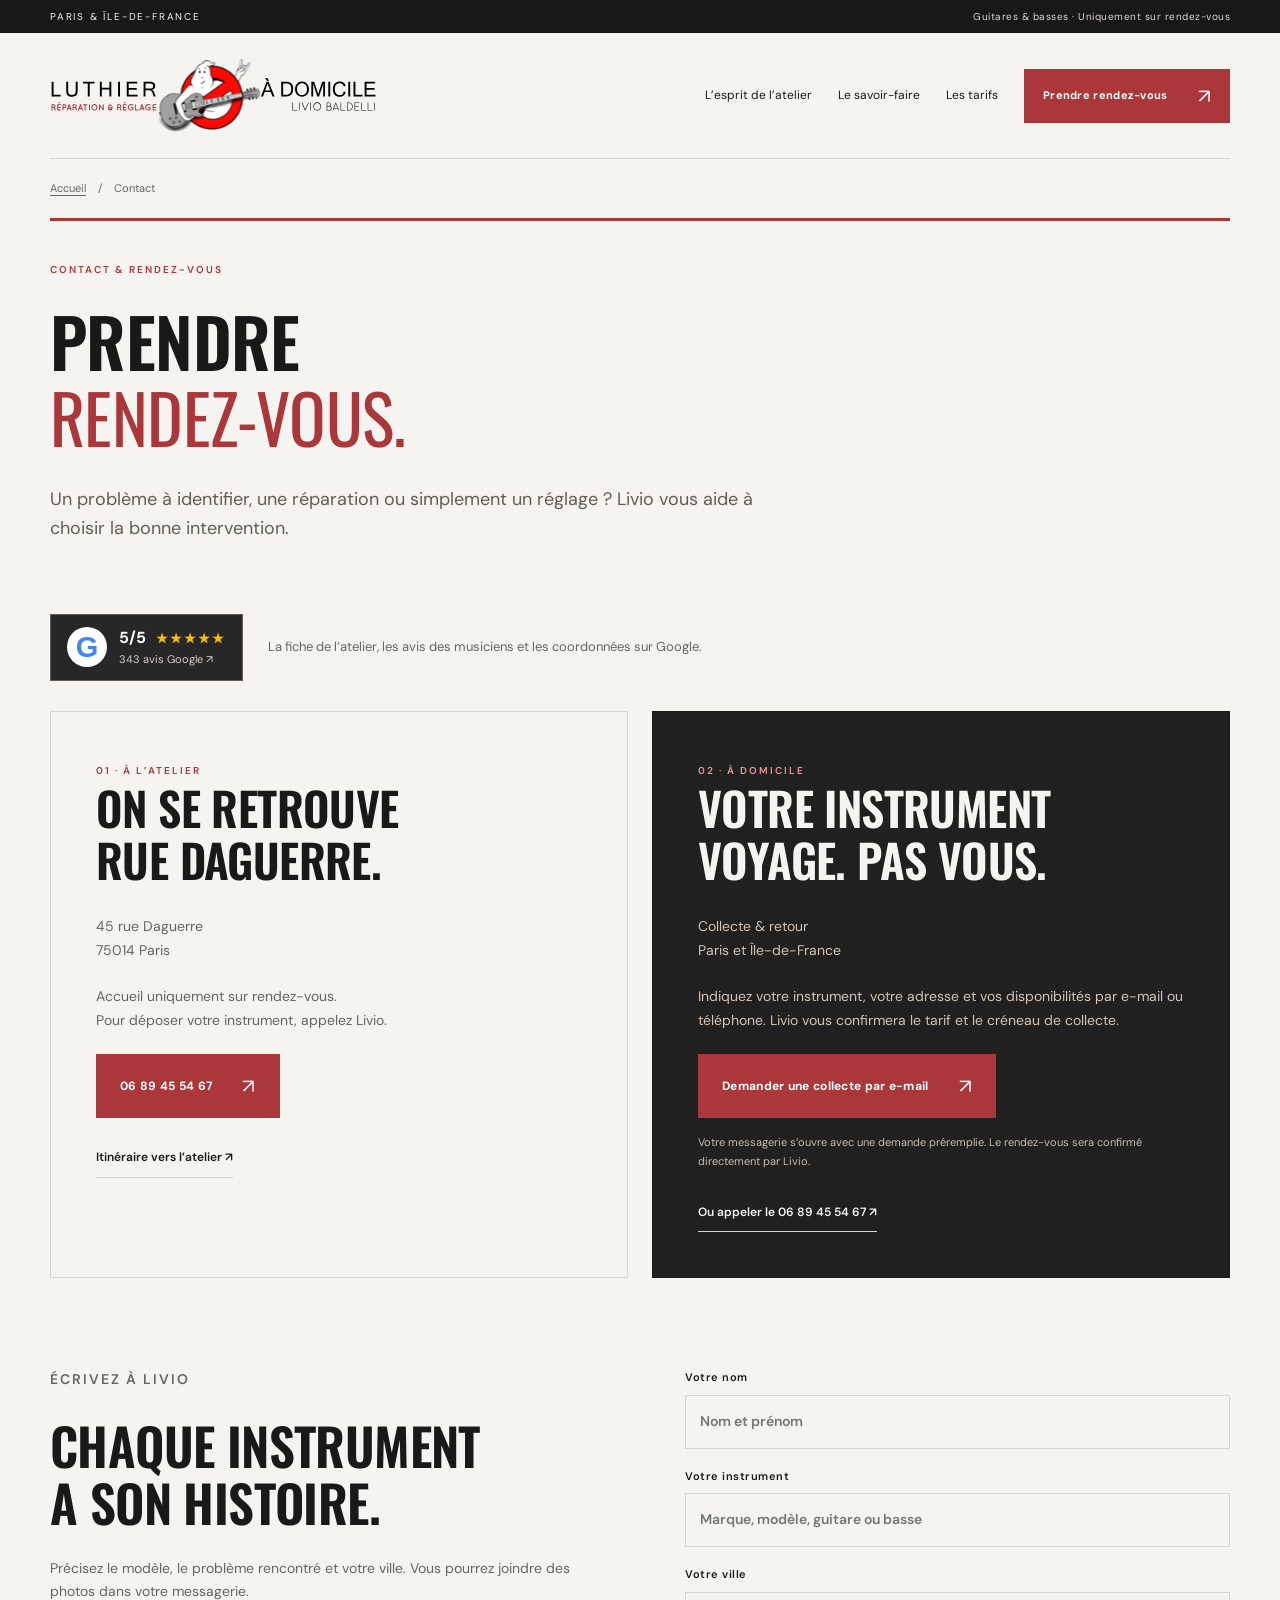
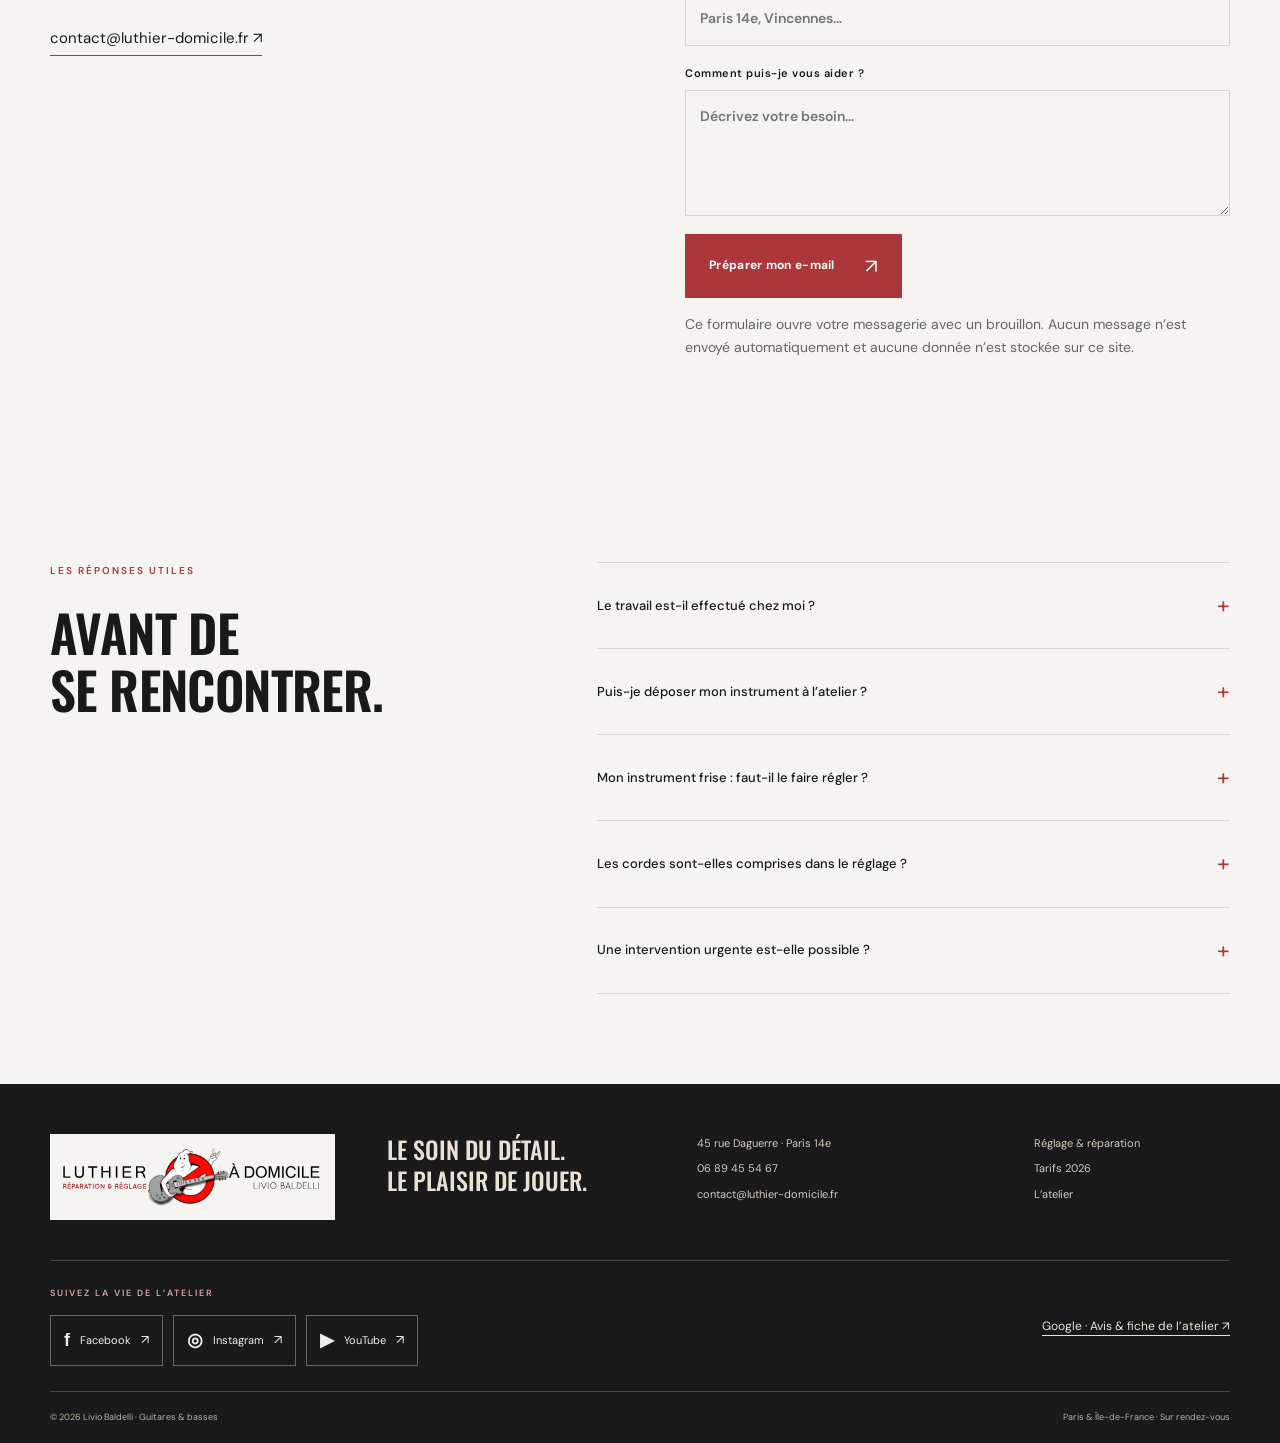
<file: contact/contactez-nous.html>
<!doctype html><html lang="fr"><head><meta charset="utf-8"><meta name="viewport" content="width=device-width,initial-scale=1"><title>Contact luthier Paris 14e · RDV & collecte | Livio Baldelli</title><meta name="description" content="Contactez Livio Baldelli au 06 89 45 54 67. Atelier au 45 rue Daguerre, Paris 14e, sur rendez-vous. Collecte et retour à domicile en Île-de-France."><link rel="canonical" href="https://www.luthier-domicile.fr/contact/contactez-nous.html"><meta name="theme-color" content="#181818"><meta property="og:type" content="website"><meta property="og:locale" content="fr_FR"><meta property="og:title" content="Contact luthier Paris 14e · RDV & collecte | Livio Baldelli"><meta property="og:description" content="Contactez Livio Baldelli au 06 89 45 54 67. Atelier au 45 rue Daguerre, Paris 14e, sur rendez-vous. Collecte et retour à domicile en Île-de-France."><meta property="og:url" content="https://www.luthier-domicile.fr/contact/contactez-nous.html"><meta property="og:image" content="https://www.luthier-domicile.fr/assets/atelier.webp"><meta property="og:site_name" content="Livio Baldelli – Luthier à domicile"><meta property="og:image:alt" content="Livio Baldelli au travail dans son atelier de lutherie à Paris"><meta name="twitter:card" content="summary_large_image"><meta name="twitter:title" content="Contact luthier Paris 14e · RDV & collecte | Livio Baldelli"><meta name="twitter:description" content="Contactez Livio Baldelli au 06 89 45 54 67. Atelier au 45 rue Daguerre, Paris 14e, sur rendez-vous. Collecte et retour à domicile en Île-de-France."><meta name="twitter:image" content="https://www.luthier-domicile.fr/assets/atelier.webp"><meta name="robots" content="index,follow,max-image-preview:large"><link rel="preconnect" href="https://fonts.googleapis.com"><link rel="preconnect" href="https://fonts.gstatic.com" crossorigin><link rel="icon" href="/assets/mascotte-originale.png" type="image/png"><link rel="stylesheet" href="/assets/style.css?v=4"><script type="application/ld+json">{"@context": "https://schema.org", "@graph": [{"@type": "LocalBusiness", "@id": "https://www.luthier-domicile.fr/#atelier", "name": "Livio Baldelli – Luthier à domicile", "url": "https://www.luthier-domicile.fr", "image": "https://www.luthier-domicile.fr/assets/atelier.webp", "telephone": "+33689455467", "email": "contact@luthier-domicile.fr", "address": {"@type": "PostalAddress", "streetAddress": "45 rue Daguerre", "postalCode": "75014", "addressLocality": "Paris", "addressCountry": "FR"}, "areaServed": ["Paris", "Île-de-France"], "description": "Réglage, réparation et restauration de guitares et basses. Collecte et retour à domicile à Paris et en Île-de-France. Atelier uniquement sur rendez-vous.", "logo": "https://www.luthier-domicile.fr/assets/logo.svg", "sameAs": ["https://www.facebook.com/LivioBaldelli/", "https://www.instagram.com/livio_baldelli/", "https://www.youtube.com/channel/UCS66ytuboJJVnwrShHop7HQ"], "hasMap": "https://bit.ly/3546VjG", "knowsAbout": ["Réglage de guitare", "Réparation de guitare", "Réparation de basse", "Planimétrie des frettes", "Refrettage", "Électronique de guitare"], "contactPoint": {"@type": "ContactPoint", "telephone": "+33689455467", "contactType": "Prise de rendez-vous", "availableLanguage": "fr"}}, {"@type": "WebSite", "@id": "https://www.luthier-domicile.fr/#website", "url": "https://www.luthier-domicile.fr/", "name": "Livio Baldelli – Luthier à domicile", "inLanguage": "fr-FR", "publisher": {"@id": "https://www.luthier-domicile.fr/#atelier"}}, {"@type": "WebPage", "@id": "https://www.luthier-domicile.fr/contact/contactez-nous.html#webpage", "url": "https://www.luthier-domicile.fr/contact/contactez-nous.html", "name": "Contact luthier Paris 14e · RDV & collecte | Livio Baldelli", "description": "Contactez Livio Baldelli au 06 89 45 54 67. Atelier au 45 rue Daguerre, Paris 14e, sur rendez-vous. Collecte et retour à domicile en Île-de-France.", "inLanguage": "fr-FR", "isPartOf": {"@id": "https://www.luthier-domicile.fr/#website"}, "about": {"@id": "https://www.luthier-domicile.fr/#atelier"}}, {"@type": "BreadcrumbList", "itemListElement": [{"@type": "ListItem", "position": 1, "name": "Accueil", "item": "https://www.luthier-domicile.fr/"}, {"@type": "ListItem", "position": 2, "name": "Contact", "item": "https://www.luthier-domicile.fr/contact/contactez-nous.html"}]}]}</script><script defer src="/assets/main.js"></script></head><body><a class="skip" href="#main">Aller au contenu</a><div class="topline">PARIS & ÎLE-DE-FRANCE <span>Guitares & basses · Uniquement sur rendez-vous</span></div><header class="header wrap"><a class="brand" href="/" aria-label="Livio Baldelli, accueil"><img class="original-logo" src="/assets/logo.svg" alt="Luthier à domicile — Livio Baldelli" width="4055" height="967"></a><button class="menu-button" aria-label="Ouvrir le menu" aria-expanded="false" aria-controls="navigation">Menu <span>☰</span></button><nav id="navigation" aria-label="Navigation principale"><a href="/page/1/le-concept.html" >L’esprit de l’atelier</a><a href="/page/2/reglage-et-reparations.html" >Le savoir-faire</a><a href="/nos-tarifs.html" >Les tarifs</a><a class="button small" href="#rendez-vous">Prendre rendez-vous<span aria-hidden="true">↗</span></a></nav></header><main id="main"><nav class="wrap breadcrumbs" aria-label="Fil d’Ariane"><a href="/">Accueil</a><span aria-hidden="true">/</span><span>Contact</span></nav><section class="page-intro wrap"><p class="eyebrow">CONTACT & RENDEZ-VOUS</p><h1>Prendre<br><em>rendez-vous.</em></h1><p class="lead">Un problème à identifier, une réparation ou simplement un réglage ? Livio vous aide à choisir la bonne intervention.</p></section><div class="wrap contact-proof"><a class="google-badge" href="https://bit.ly/3546VjG" target="_blank" rel="noopener noreferrer" aria-label="Lire les avis Google de Livio Baldelli : 5 sur 5, 343 avis, relevé du 18 octobre 2026"><span class="google-letter" aria-hidden="true">G</span><span><strong>5/5 <span class="stars" aria-hidden="true">★★★★★</span></strong><small>343 avis Google <span aria-hidden="true">↗</span></small></span></a><p>La fiche de l’atelier, les avis des musiciens et les coordonnées sur Google.</p></div><section class="wrap contact-grid" id="rendez-vous" aria-label="Choisir un rendez-vous à l’atelier ou une collecte à domicile"><article class="contact-card"><span class="eyebrow">01 · À L’ATELIER</span><h2>On se retrouve<br>rue Daguerre.</h2><p>45 rue Daguerre<br>75014 Paris</p><p>Accueil uniquement sur rendez-vous.<br>Pour déposer votre instrument, appelez Livio.</p><a class="button" href="tel:+33689455467">06 89 45 54 67<span aria-hidden="true">↗</span></a><a class="text-link" href="https://www.google.com/maps/search/?api=1&query=45+rue+Daguerre+75014+Paris" target="_blank" rel="noopener">Itinéraire vers l’atelier ↗</a></article><article class="contact-card dark"><span class="eyebrow">02 · À DOMICILE</span><h2>Votre instrument<br>voyage. Pas vous.</h2><p>Collecte & retour<br>Paris et Île-de-France</p><p>Indiquez votre instrument, votre adresse et vos disponibilités par e-mail ou téléphone. Livio vous confirmera le tarif et le créneau de collecte.</p><a class="button" href="mailto:contact@luthier-domicile.fr?subject=Demande%20de%20collecte%20%C3%A0%20domicile&amp;body=Bonjour%20Livio%2C%0A%0AJe%20souhaite%20organiser%20une%20collecte%20%C3%A0%20domicile.%0A%0ANom%20%3A%0AT%C3%A9l%C3%A9phone%20%3A%0AAdresse%20et%20ville%20%3A%0AInstrument%20%28marque%20et%20mod%C3%A8le%29%20%3A%0AIntervention%20souhait%C3%A9e%20%3A%0ADisponibilit%C3%A9s%20%3A%0A%0AMerci%20de%20me%20confirmer%20le%20tarif%20et%20un%20cr%C3%A9neau.%0A">Demander une collecte par e-mail<span aria-hidden="true">↗</span></a><p class="small-text">Votre messagerie s’ouvre avec une demande préremplie. Le rendez-vous sera confirmé directement par Livio.</p><a class="text-link" href="tel:+33689455467">Ou appeler le 06 89 45 54 67 ↗</a></article></section><section class="wrap section two-columns"><div><p class="eyebrow">ÉCRIVEZ À LIVIO</p><h2>Chaque instrument<br>a son histoire.</h2><p>Précisez le modèle, le problème rencontré et votre ville. Vous pourrez joindre des photos dans votre messagerie.</p><a class="email-link" href="mailto:contact@luthier-domicile.fr">contact@luthier-domicile.fr ↗</a></div><form id="contact-form"><label>Votre nom<input name="name" autocomplete="name" required placeholder="Nom et prénom"></label><label>Votre instrument<input name="instrument" required placeholder="Marque, modèle, guitare ou basse"></label><label>Votre ville<input name="city" autocomplete="address-level2" placeholder="Paris 14e, Vincennes…"></label><label>Comment puis-je vous aider ?<textarea name="message" required rows="4" placeholder="Décrivez votre besoin…"></textarea></label><button class="button" type="submit">Préparer mon e-mail <span>↗</span></button><p class="small-text">Ce formulaire ouvre votre messagerie avec un brouillon. Aucun message n’est envoyé automatiquement et aucune donnée n’est stockée sur ce site.</p><p id="form-status" role="status"></p></form></section><section class="wrap section faq-layout"><div><p class="eyebrow">LES RÉPONSES UTILES</p><h2>Avant de<br>se rencontrer.</h2></div><div class="faq"><details><summary>Le travail est-il effectué chez moi ?<span aria-hidden="true">+</span></summary><p>Le service à domicile comprend la récupération de votre guitare ou basse, son passage à l’atelier, puis son retour chez vous. Les frais de déplacement varient selon votre adresse.</p></details><details><summary>Puis-je déposer mon instrument à l’atelier ?<span aria-hidden="true">+</span></summary><p>Oui, au 45 rue Daguerre, à Paris 14e, uniquement sur rendez-vous pris par téléphone. Le tarif des prestations est identique, à domicile ou en dépôt à l’atelier.</p></details><details><summary>Mon instrument frise : faut-il le faire régler ?<span aria-hidden="true">+</span></summary><p>Une corde qui frise, une action trop haute ou une mauvaise justesse peuvent justifier un réglage. Si le problème vient de l’usure des frettes, une planimétrie ou un refrettage peut être nécessaire après examen.</p></details><details><summary>Les cordes sont-elles comprises dans le réglage ?<span aria-hidden="true">+</span></summary><p>La pose est comprise dans le réglage complet à 70 €, mais pas le jeu de cordes. Vous pouvez fournir le vôtre. Un jeu est proposé à 10 €, sauf exception.</p></details><details><summary>Une intervention urgente est-elle possible ?<span aria-hidden="true">+</span></summary><p>L’offre VIP est proposée à partir de 160 €, hors jeu de cordes, pour une intervention sous 24 à 48 heures selon les disponibilités. Contactez Livio pour vérifier la faisabilité.</p></details></div></section></main><footer><div class="wrap footer-main"><a class="brand light" href="/" aria-label="Livio Baldelli, accueil"><img class="original-logo" src="/assets/logo.svg" alt="Luthier à domicile — Livio Baldelli" width="4055" height="967" loading="lazy"></a><p>Le soin du détail.<br>Le plaisir de jouer.</p><div><a href="/contact/contactez-nous.html">45 rue Daguerre · Paris 14e</a><a href="tel:+33689455467">06 89 45 54 67</a><a href="mailto:contact@luthier-domicile.fr">contact@luthier-domicile.fr</a></div><div><a href="/page/2/reglage-et-reparations.html">Réglage & réparation</a><a href="/nos-tarifs.html">Tarifs 2026</a><a href="/page/1/le-concept.html">L’atelier</a></div></div><div class="wrap footer-social"><div><p class="eyebrow">SUIVEZ LA VIE DE L’ATELIER</p><div class="social-links" aria-label="Réseaux sociaux de Livio Baldelli"><a href="https://www.facebook.com/LivioBaldelli/" target="_blank" rel="noopener noreferrer" aria-label="Livio Baldelli sur Facebook (nouvel onglet)"><span aria-hidden="true">f</span>Facebook<small aria-hidden="true">↗</small></a><a href="https://www.instagram.com/livio_baldelli/" target="_blank" rel="noopener noreferrer" aria-label="Livio Baldelli sur Instagram (nouvel onglet)"><span aria-hidden="true">◎</span>Instagram<small aria-hidden="true">↗</small></a><a href="https://www.youtube.com/channel/UCS66ytuboJJVnwrShHop7HQ" target="_blank" rel="noopener noreferrer" aria-label="Livio Baldelli sur YouTube (nouvel onglet)"><span aria-hidden="true">▶</span>YouTube<small aria-hidden="true">↗</small></a></div></div><a class="footer-google" href="https://bit.ly/3546VjG" target="_blank" rel="noopener noreferrer">Google · Avis & fiche de l’atelier ↗</a></div><div class="wrap footer-bottom"><span>© 2026 Livio Baldelli · Guitares & basses</span><span>Paris & Île-de-France · Sur rendez-vous</span></div></footer><a class="mobile-call" href="tel:+33689455467">Appeler Livio · 06 89 45 54 67 ↗</a></body></html>
</file>
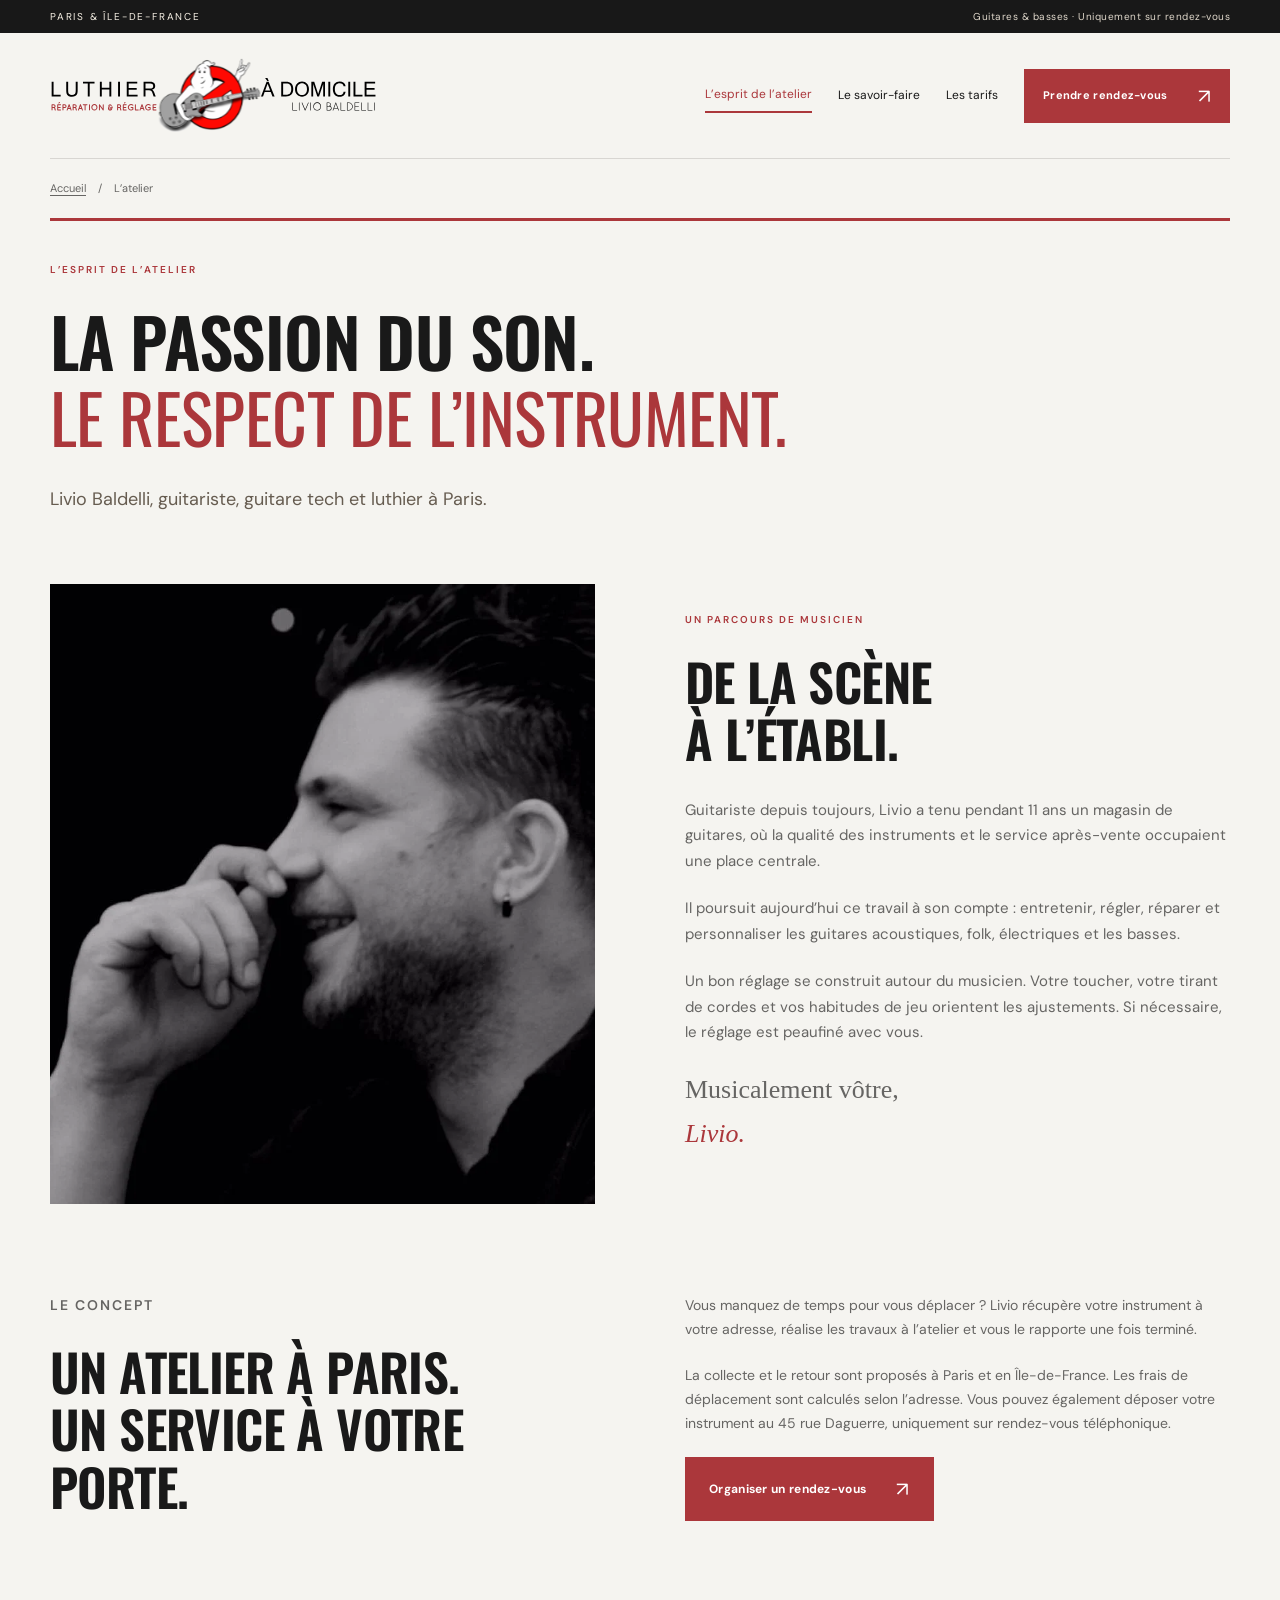
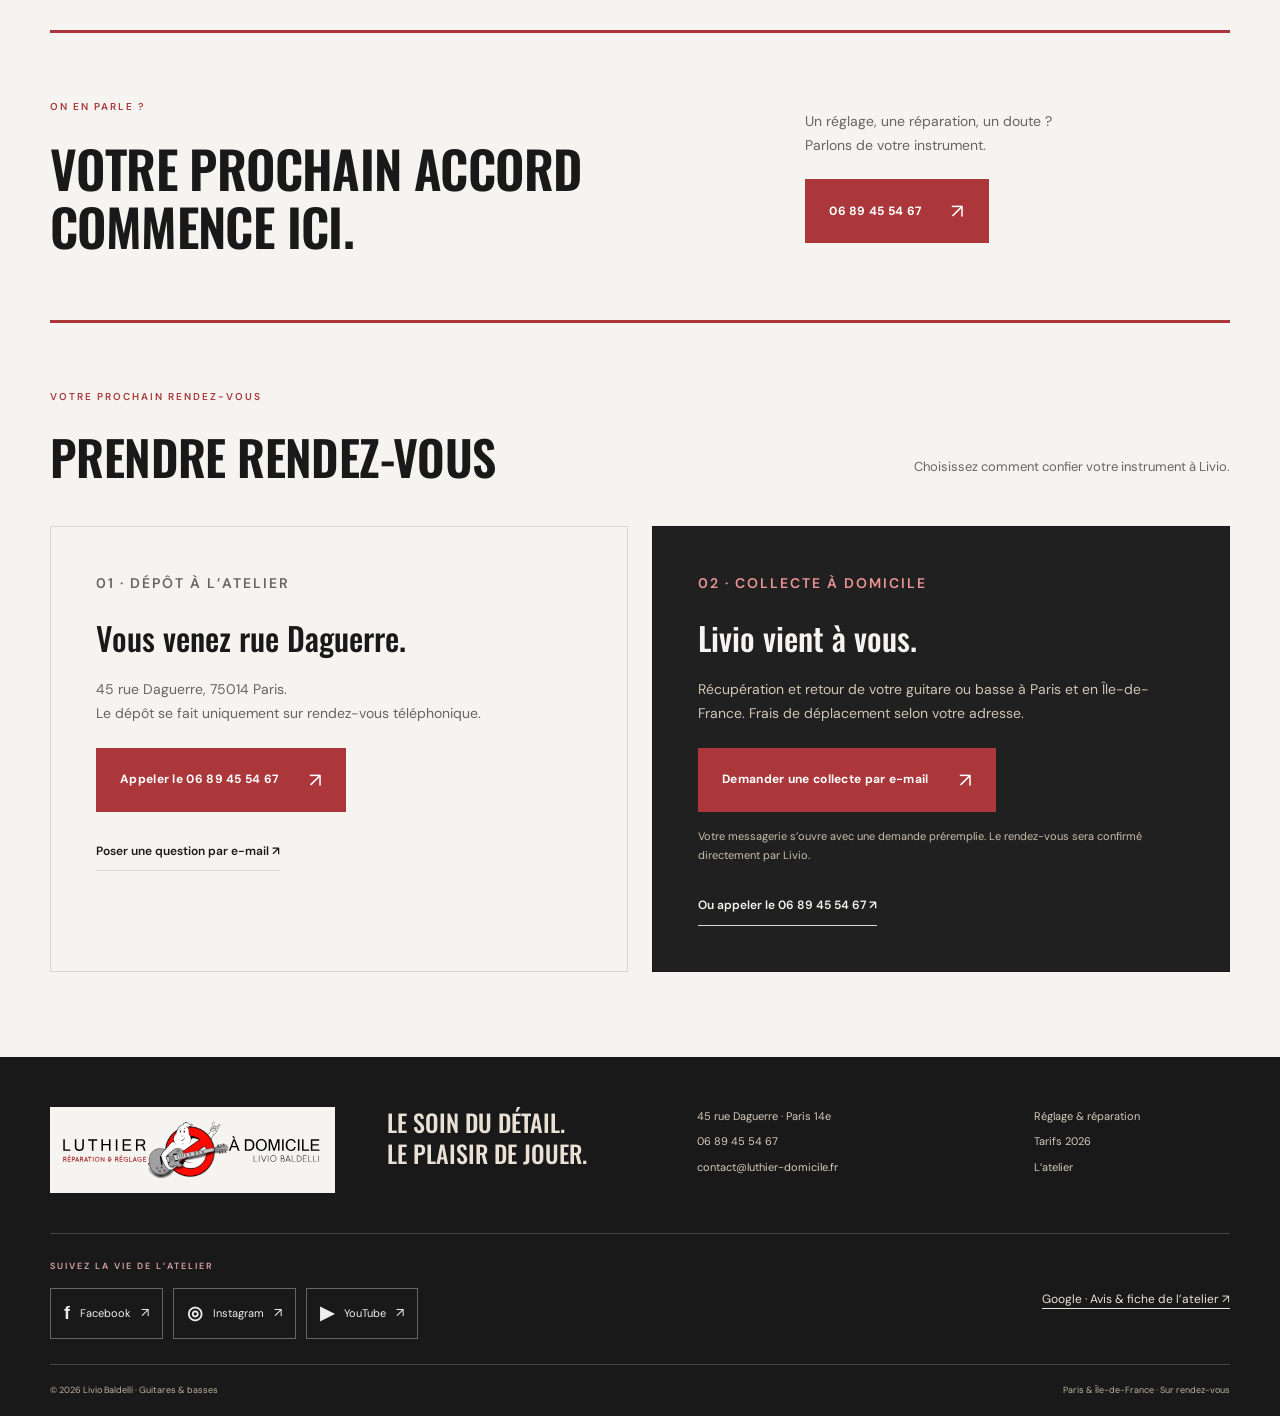
<file: page/1/le-concept.html>
<!doctype html><html lang="fr"><head><meta charset="utf-8"><meta name="viewport" content="width=device-width,initial-scale=1"><title>Livio Baldelli, luthier à domicile à Paris | L’atelier</title><meta name="description" content="Découvrez Livio Baldelli, guitare tech et luthier à Paris 14e. Atelier rue Daguerre et collecte de guitares et basses à domicile en Île-de-France."><link rel="canonical" href="https://www.luthier-domicile.fr/page/1/le-concept.html"><meta name="theme-color" content="#181818"><meta property="og:type" content="website"><meta property="og:locale" content="fr_FR"><meta property="og:title" content="Livio Baldelli, luthier à domicile à Paris | L’atelier"><meta property="og:description" content="Découvrez Livio Baldelli, guitare tech et luthier à Paris 14e. Atelier rue Daguerre et collecte de guitares et basses à domicile en Île-de-France."><meta property="og:url" content="https://www.luthier-domicile.fr/page/1/le-concept.html"><meta property="og:image" content="https://www.luthier-domicile.fr/assets/atelier.webp"><meta property="og:site_name" content="Livio Baldelli – Luthier à domicile"><meta property="og:image:alt" content="Livio Baldelli au travail dans son atelier de lutherie à Paris"><meta name="twitter:card" content="summary_large_image"><meta name="twitter:title" content="Livio Baldelli, luthier à domicile à Paris | L’atelier"><meta name="twitter:description" content="Découvrez Livio Baldelli, guitare tech et luthier à Paris 14e. Atelier rue Daguerre et collecte de guitares et basses à domicile en Île-de-France."><meta name="twitter:image" content="https://www.luthier-domicile.fr/assets/atelier.webp"><meta name="robots" content="index,follow,max-image-preview:large"><link rel="preconnect" href="https://fonts.googleapis.com"><link rel="preconnect" href="https://fonts.gstatic.com" crossorigin><link rel="icon" href="/assets/mascotte-originale.png" type="image/png"><link rel="stylesheet" href="/assets/style.css?v=4"><script type="application/ld+json">{"@context": "https://schema.org", "@graph": [{"@type": "LocalBusiness", "@id": "https://www.luthier-domicile.fr/#atelier", "name": "Livio Baldelli – Luthier à domicile", "url": "https://www.luthier-domicile.fr", "image": "https://www.luthier-domicile.fr/assets/atelier.webp", "telephone": "+33689455467", "email": "contact@luthier-domicile.fr", "address": {"@type": "PostalAddress", "streetAddress": "45 rue Daguerre", "postalCode": "75014", "addressLocality": "Paris", "addressCountry": "FR"}, "areaServed": ["Paris", "Île-de-France"], "description": "Réglage, réparation et restauration de guitares et basses. Collecte et retour à domicile à Paris et en Île-de-France. Atelier uniquement sur rendez-vous.", "logo": "https://www.luthier-domicile.fr/assets/logo.svg", "sameAs": ["https://www.facebook.com/LivioBaldelli/", "https://www.instagram.com/livio_baldelli/", "https://www.youtube.com/channel/UCS66ytuboJJVnwrShHop7HQ"], "hasMap": "https://bit.ly/3546VjG", "knowsAbout": ["Réglage de guitare", "Réparation de guitare", "Réparation de basse", "Planimétrie des frettes", "Refrettage", "Électronique de guitare"], "contactPoint": {"@type": "ContactPoint", "telephone": "+33689455467", "contactType": "Prise de rendez-vous", "availableLanguage": "fr"}}, {"@type": "WebSite", "@id": "https://www.luthier-domicile.fr/#website", "url": "https://www.luthier-domicile.fr/", "name": "Livio Baldelli – Luthier à domicile", "inLanguage": "fr-FR", "publisher": {"@id": "https://www.luthier-domicile.fr/#atelier"}}, {"@type": "WebPage", "@id": "https://www.luthier-domicile.fr/page/1/le-concept.html#webpage", "url": "https://www.luthier-domicile.fr/page/1/le-concept.html", "name": "Livio Baldelli, luthier à domicile à Paris | L’atelier", "description": "Découvrez Livio Baldelli, guitare tech et luthier à Paris 14e. Atelier rue Daguerre et collecte de guitares et basses à domicile en Île-de-France.", "inLanguage": "fr-FR", "isPartOf": {"@id": "https://www.luthier-domicile.fr/#website"}, "about": {"@id": "https://www.luthier-domicile.fr/#atelier"}}, {"@type": "BreadcrumbList", "itemListElement": [{"@type": "ListItem", "position": 1, "name": "Accueil", "item": "https://www.luthier-domicile.fr/"}, {"@type": "ListItem", "position": 2, "name": "L’atelier", "item": "https://www.luthier-domicile.fr/page/1/le-concept.html"}]}]}</script><script defer src="/assets/main.js"></script></head><body><a class="skip" href="#main">Aller au contenu</a><div class="topline">PARIS & ÎLE-DE-FRANCE <span>Guitares & basses · Uniquement sur rendez-vous</span></div><header class="header wrap"><a class="brand" href="/" aria-label="Livio Baldelli, accueil"><img class="original-logo" src="/assets/logo.svg" alt="Luthier à domicile — Livio Baldelli" width="4055" height="967"></a><button class="menu-button" aria-label="Ouvrir le menu" aria-expanded="false" aria-controls="navigation">Menu <span>☰</span></button><nav id="navigation" aria-label="Navigation principale"><a href="/page/1/le-concept.html" aria-current="page">L’esprit de l’atelier</a><a href="/page/2/reglage-et-reparations.html" >Le savoir-faire</a><a href="/nos-tarifs.html" >Les tarifs</a><a class="button small" href="#rendez-vous">Prendre rendez-vous<span aria-hidden="true">↗</span></a></nav></header><main id="main"><nav class="wrap breadcrumbs" aria-label="Fil d’Ariane"><a href="/">Accueil</a><span aria-hidden="true">/</span><span>L’atelier</span></nav><section class="page-intro wrap"><p class="eyebrow">L’ESPRIT DE L’ATELIER</p><h1>La passion du son.<br><em>Le respect de l’instrument.</em></h1><p class="lead">Livio Baldelli, guitariste, guitare tech et luthier à Paris.</p></section><section class="wrap profile"><img src="/assets/livio.webp" width="960" height="959" alt="Portrait de Livio Baldelli, luthier à Paris" fetchpriority="high"><div><p class="eyebrow">UN PARCOURS DE MUSICIEN</p><h2>De la scène<br>à l’établi.</h2><p>Guitariste depuis toujours, Livio a tenu pendant 11 ans un magasin de guitares, où la qualité des instruments et le service après-vente occupaient une place centrale.</p><p>Il poursuit aujourd’hui ce travail à son compte : entretenir, régler, réparer et personnaliser les guitares acoustiques, folk, électriques et les basses.</p><p>Un bon réglage se construit autour du musicien. Votre toucher, votre tirant de cordes et vos habitudes de jeu orientent les ajustements. Si nécessaire, le réglage est peaufiné avec vous.</p><p class="signature">Musicalement vôtre,<br><em>Livio.</em></p></div></section><section class="wrap section two-columns"><div><p class="eyebrow">LE CONCEPT</p><h2>Un atelier à Paris.<br>Un service à votre porte.</h2></div><div><p>Vous manquez de temps pour vous déplacer ? Livio récupère votre instrument à votre adresse, réalise les travaux à l’atelier et vous le rapporte une fois terminé.</p><p>La collecte et le retour sont proposés à Paris et en Île-de-France. Les frais de déplacement sont calculés selon l’adresse. Vous pouvez également déposer votre instrument au 45 rue Daguerre, uniquement sur rendez-vous téléphonique.</p><a class="button" href="#rendez-vous">Organiser un rendez-vous<span aria-hidden="true">↗</span></a></div></section><section class="contact-strip wrap"><div><p class="eyebrow">ON EN PARLE ?</p><h2>Votre prochain accord<br>commence ici.</h2></div><div><p>Un réglage, une réparation, un doute ?<br>Parlons de votre instrument.</p><a class="button" href="tel:+33689455467">06 89 45 54 67<span aria-hidden="true">↗</span></a></div></section><section class="wrap booking-section" id="rendez-vous" aria-labelledby="booking-title"><div class="section-heading"><div><p class="eyebrow">VOTRE PROCHAIN RENDEZ-VOUS</p><h2 id="booking-title">Prendre rendez-vous</h2></div><p>Choisissez comment confier votre instrument à Livio.</p></div><div class="contact-grid"><article class="contact-card"><p class="eyebrow">01 · DÉPÔT À L’ATELIER</p><h3>Vous venez rue Daguerre.</h3><p>45 rue Daguerre, 75014 Paris.<br>Le dépôt se fait uniquement sur rendez-vous téléphonique.</p><a class="button" href="tel:+33689455467">Appeler le 06 89 45 54 67 <span aria-hidden="true">↗</span></a><a class="text-link" href="mailto:contact@luthier-domicile.fr?subject=Demande%20de%20rendez-vous">Poser une question par e-mail ↗</a></article><article class="contact-card dark"><p class="eyebrow">02 · COLLECTE À DOMICILE</p><h3>Livio vient à vous.</h3><p>Récupération et retour de votre guitare ou basse à Paris et en Île-de-France. Frais de déplacement selon votre adresse.</p><a class="button" href="mailto:contact@luthier-domicile.fr?subject=Demande%20de%20collecte%20%C3%A0%20domicile&amp;body=Bonjour%20Livio%2C%0A%0AJe%20souhaite%20organiser%20une%20collecte%20%C3%A0%20domicile.%0A%0ANom%20%3A%0AT%C3%A9l%C3%A9phone%20%3A%0AAdresse%20et%20ville%20%3A%0AInstrument%20%28marque%20et%20mod%C3%A8le%29%20%3A%0AIntervention%20souhait%C3%A9e%20%3A%0ADisponibilit%C3%A9s%20%3A%0A%0AMerci%20de%20me%20confirmer%20le%20tarif%20et%20un%20cr%C3%A9neau.%0A">Demander une collecte par e-mail <span aria-hidden="true">↗</span></a><p class="small-text">Votre messagerie s’ouvre avec une demande préremplie. Le rendez-vous sera confirmé directement par Livio.</p><a class="text-link" href="tel:+33689455467">Ou appeler le 06 89 45 54 67 ↗</a></article></div></section></main><footer><div class="wrap footer-main"><a class="brand light" href="/" aria-label="Livio Baldelli, accueil"><img class="original-logo" src="/assets/logo.svg" alt="Luthier à domicile — Livio Baldelli" width="4055" height="967" loading="lazy"></a><p>Le soin du détail.<br>Le plaisir de jouer.</p><div><a href="/contact/contactez-nous.html">45 rue Daguerre · Paris 14e</a><a href="tel:+33689455467">06 89 45 54 67</a><a href="mailto:contact@luthier-domicile.fr">contact@luthier-domicile.fr</a></div><div><a href="/page/2/reglage-et-reparations.html">Réglage & réparation</a><a href="/nos-tarifs.html">Tarifs 2026</a><a href="/page/1/le-concept.html">L’atelier</a></div></div><div class="wrap footer-social"><div><p class="eyebrow">SUIVEZ LA VIE DE L’ATELIER</p><div class="social-links" aria-label="Réseaux sociaux de Livio Baldelli"><a href="https://www.facebook.com/LivioBaldelli/" target="_blank" rel="noopener noreferrer" aria-label="Livio Baldelli sur Facebook (nouvel onglet)"><span aria-hidden="true">f</span>Facebook<small aria-hidden="true">↗</small></a><a href="https://www.instagram.com/livio_baldelli/" target="_blank" rel="noopener noreferrer" aria-label="Livio Baldelli sur Instagram (nouvel onglet)"><span aria-hidden="true">◎</span>Instagram<small aria-hidden="true">↗</small></a><a href="https://www.youtube.com/channel/UCS66ytuboJJVnwrShHop7HQ" target="_blank" rel="noopener noreferrer" aria-label="Livio Baldelli sur YouTube (nouvel onglet)"><span aria-hidden="true">▶</span>YouTube<small aria-hidden="true">↗</small></a></div></div><a class="footer-google" href="https://bit.ly/3546VjG" target="_blank" rel="noopener noreferrer">Google · Avis & fiche de l’atelier ↗</a></div><div class="wrap footer-bottom"><span>© 2026 Livio Baldelli · Guitares & basses</span><span>Paris & Île-de-France · Sur rendez-vous</span></div></footer><a class="mobile-call" href="tel:+33689455467">Appeler Livio · 06 89 45 54 67 ↗</a></body></html>
</file>
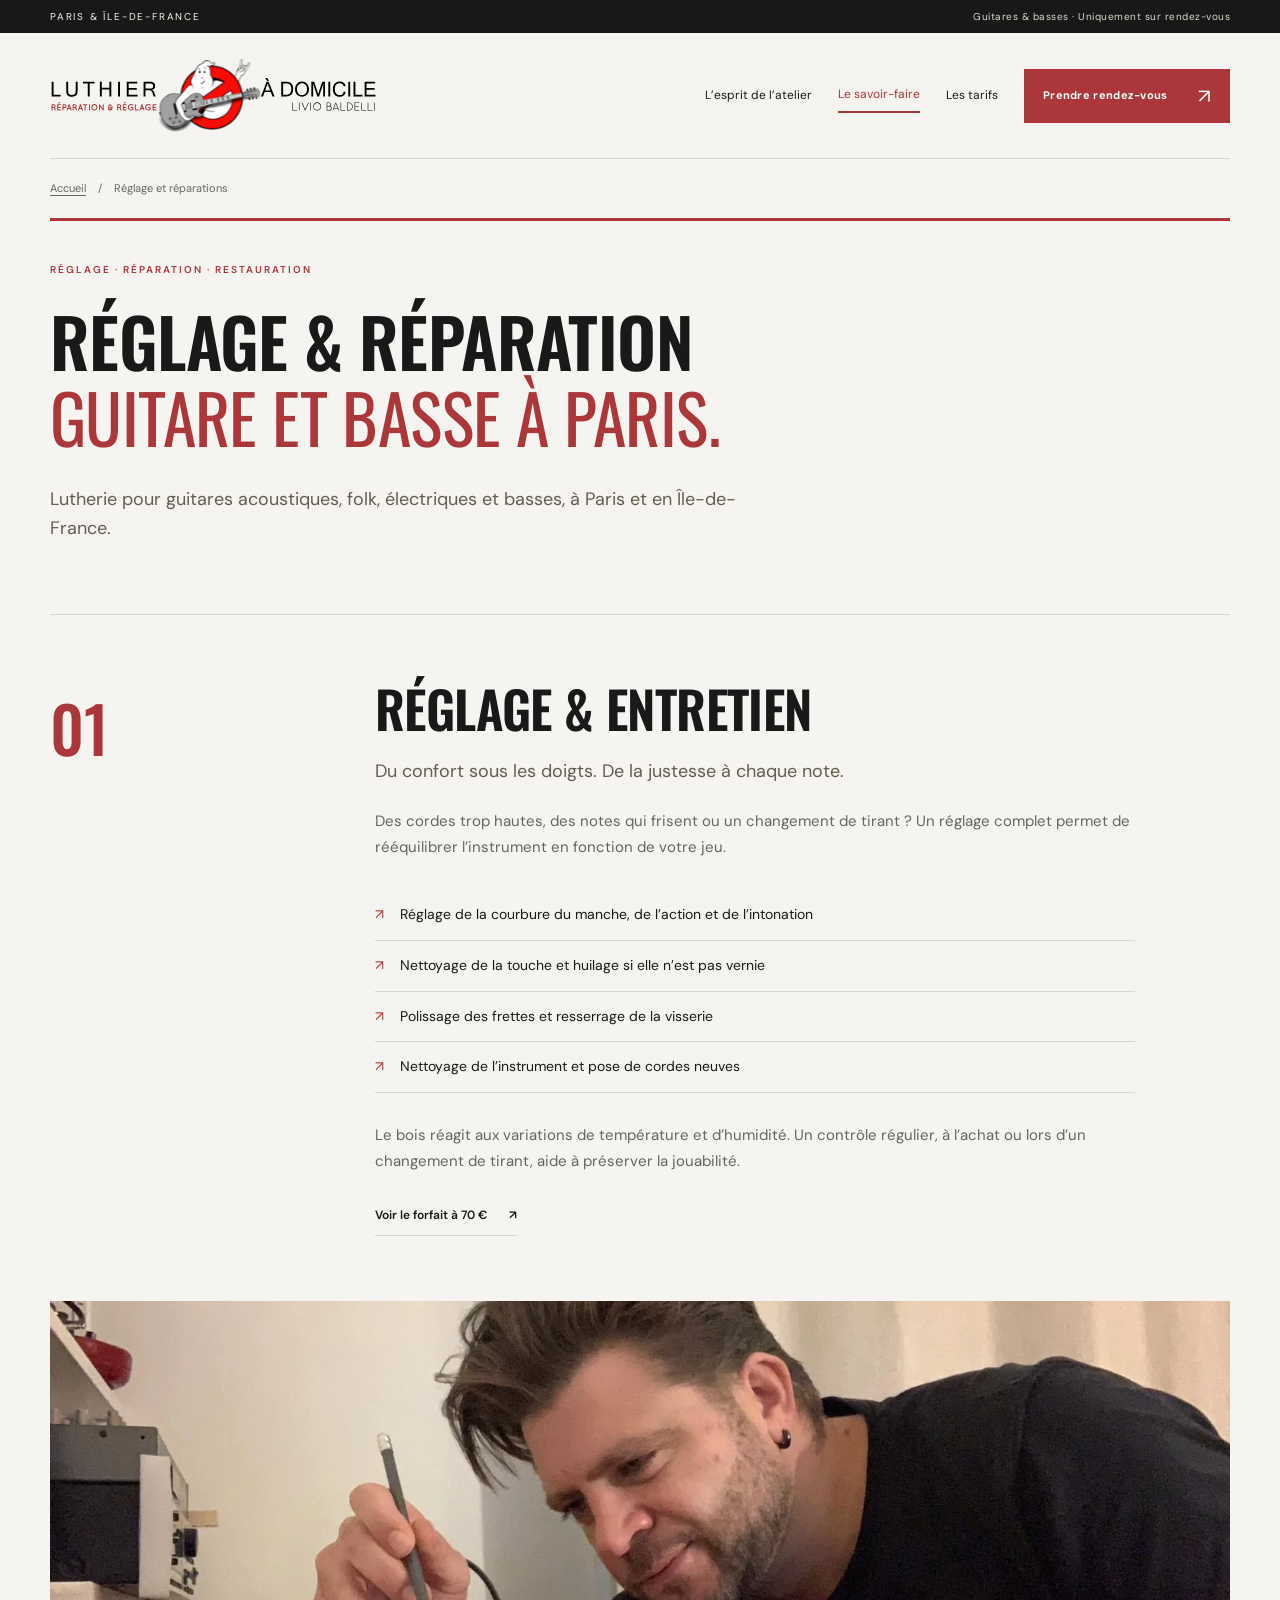
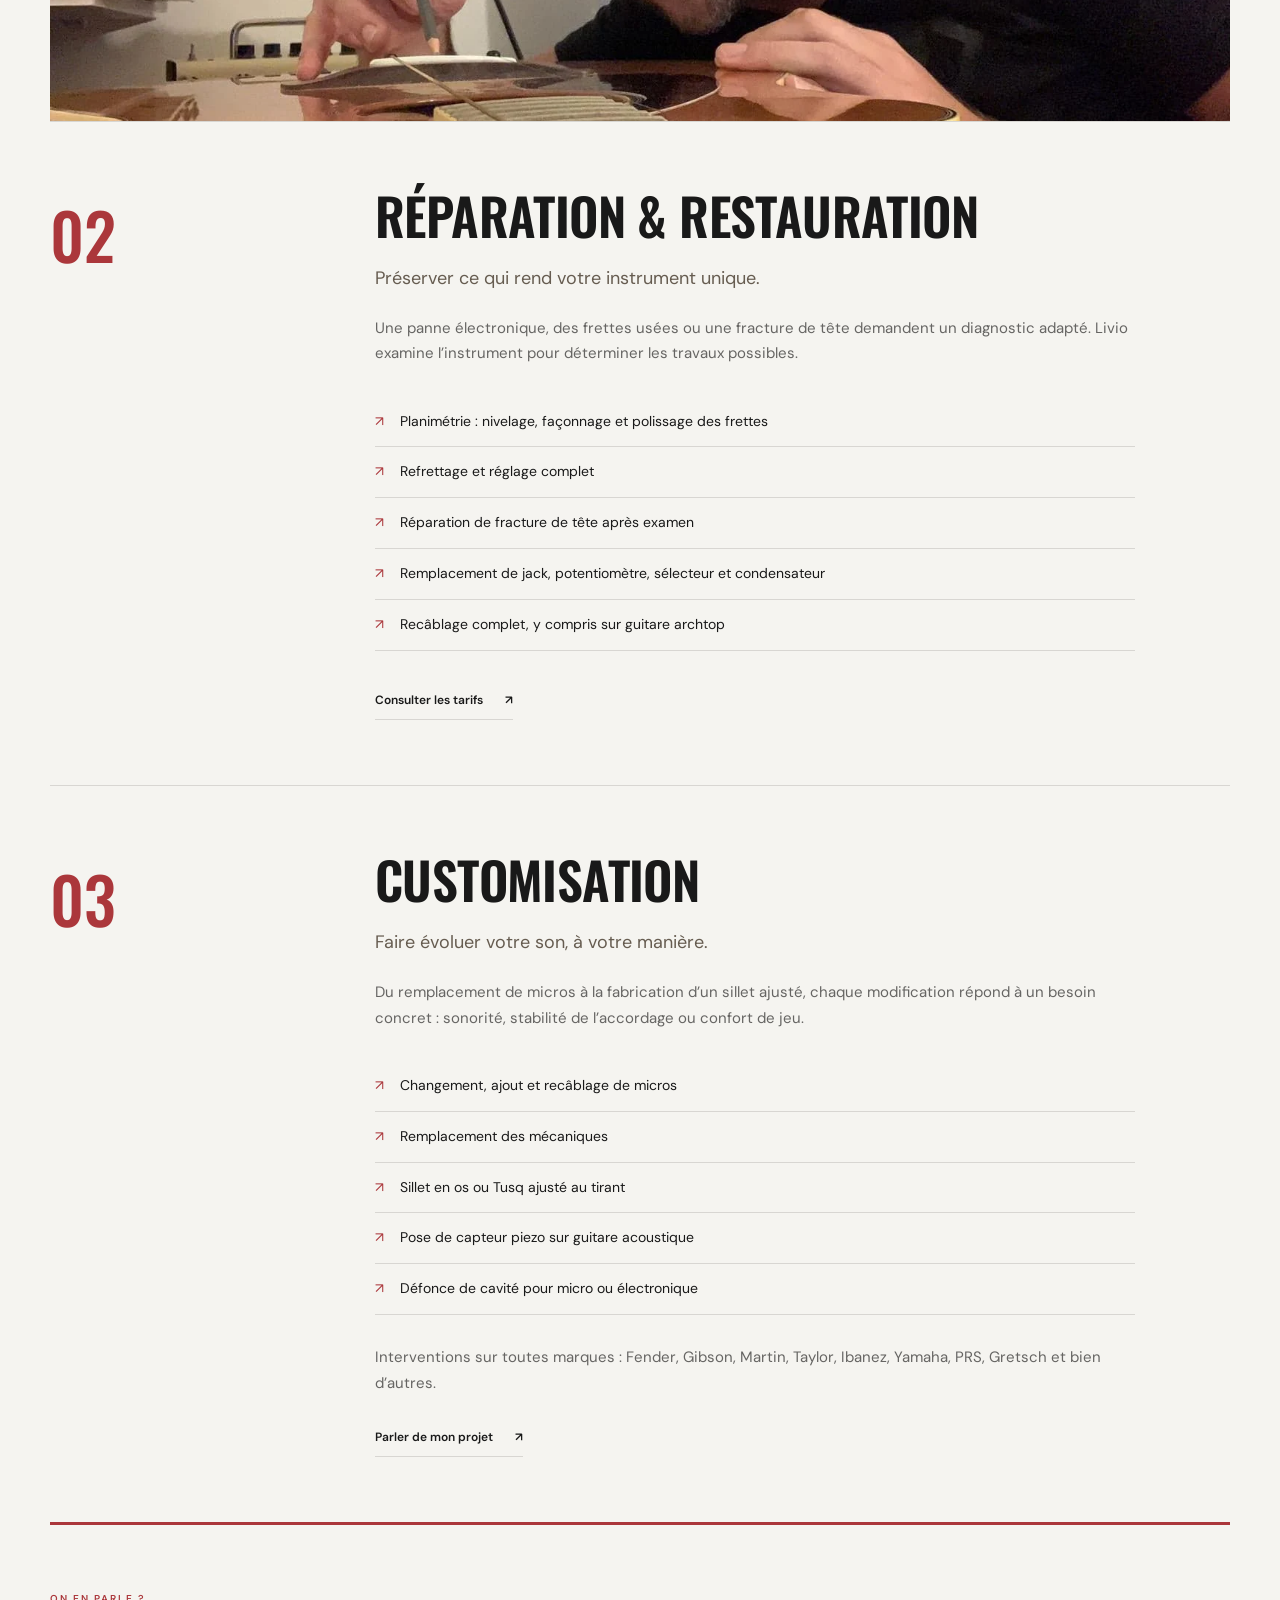
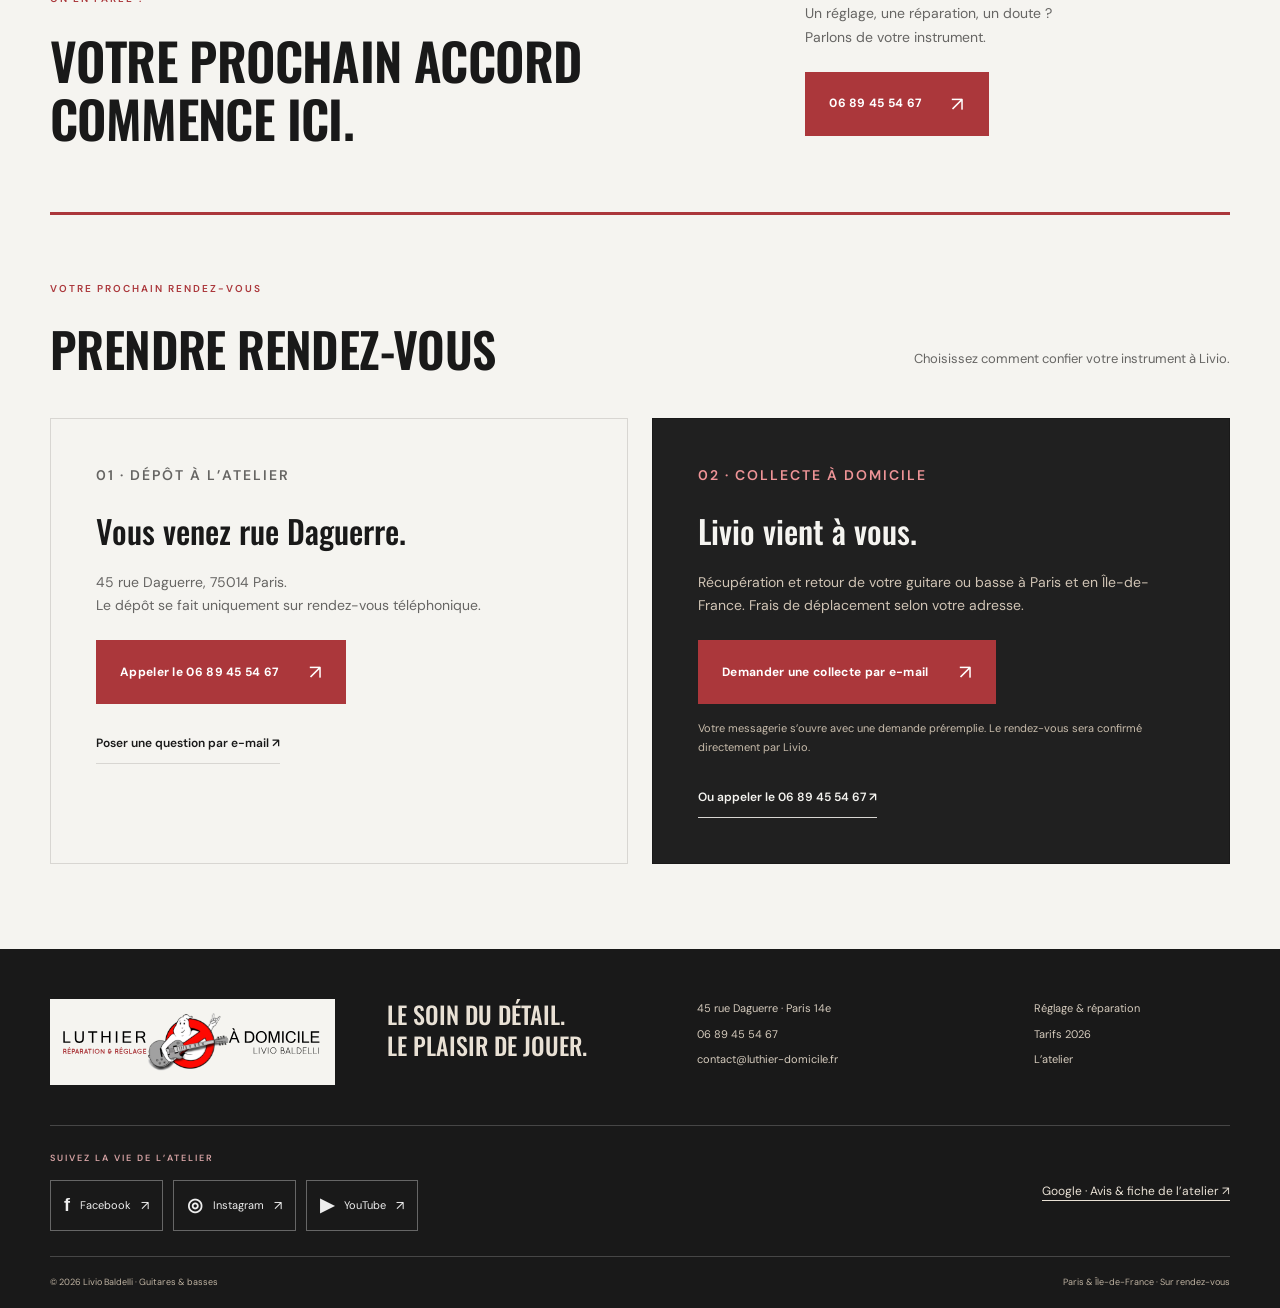
<file: page/2/reglage-et-reparations.html>
<!doctype html><html lang="fr"><head><meta charset="utf-8"><meta name="viewport" content="width=device-width,initial-scale=1"><title>Réglage et réparation guitare & basse Paris | Livio Baldelli</title><meta name="description" content="Réglage guitare, réparation, planimétrie, refrettage, électronique et customisation à Paris. Guitares acoustiques, électriques et basses."><link rel="canonical" href="https://www.luthier-domicile.fr/page/2/reglage-et-reparations.html"><meta name="theme-color" content="#181818"><meta property="og:type" content="website"><meta property="og:locale" content="fr_FR"><meta property="og:title" content="Réglage et réparation guitare & basse Paris | Livio Baldelli"><meta property="og:description" content="Réglage guitare, réparation, planimétrie, refrettage, électronique et customisation à Paris. Guitares acoustiques, électriques et basses."><meta property="og:url" content="https://www.luthier-domicile.fr/page/2/reglage-et-reparations.html"><meta property="og:image" content="https://www.luthier-domicile.fr/assets/atelier.webp"><meta property="og:site_name" content="Livio Baldelli – Luthier à domicile"><meta property="og:image:alt" content="Livio Baldelli au travail dans son atelier de lutherie à Paris"><meta name="twitter:card" content="summary_large_image"><meta name="twitter:title" content="Réglage et réparation guitare & basse Paris | Livio Baldelli"><meta name="twitter:description" content="Réglage guitare, réparation, planimétrie, refrettage, électronique et customisation à Paris. Guitares acoustiques, électriques et basses."><meta name="twitter:image" content="https://www.luthier-domicile.fr/assets/atelier.webp"><meta name="robots" content="index,follow,max-image-preview:large"><link rel="preconnect" href="https://fonts.googleapis.com"><link rel="preconnect" href="https://fonts.gstatic.com" crossorigin><link rel="icon" href="/assets/mascotte-originale.png" type="image/png"><link rel="stylesheet" href="/assets/style.css?v=4"><script type="application/ld+json">{"@context": "https://schema.org", "@graph": [{"@type": "LocalBusiness", "@id": "https://www.luthier-domicile.fr/#atelier", "name": "Livio Baldelli – Luthier à domicile", "url": "https://www.luthier-domicile.fr", "image": "https://www.luthier-domicile.fr/assets/atelier.webp", "telephone": "+33689455467", "email": "contact@luthier-domicile.fr", "address": {"@type": "PostalAddress", "streetAddress": "45 rue Daguerre", "postalCode": "75014", "addressLocality": "Paris", "addressCountry": "FR"}, "areaServed": ["Paris", "Île-de-France"], "description": "Réglage, réparation et restauration de guitares et basses. Collecte et retour à domicile à Paris et en Île-de-France. Atelier uniquement sur rendez-vous.", "logo": "https://www.luthier-domicile.fr/assets/logo.svg", "sameAs": ["https://www.facebook.com/LivioBaldelli/", "https://www.instagram.com/livio_baldelli/", "https://www.youtube.com/channel/UCS66ytuboJJVnwrShHop7HQ"], "hasMap": "https://bit.ly/3546VjG", "knowsAbout": ["Réglage de guitare", "Réparation de guitare", "Réparation de basse", "Planimétrie des frettes", "Refrettage", "Électronique de guitare"], "contactPoint": {"@type": "ContactPoint", "telephone": "+33689455467", "contactType": "Prise de rendez-vous", "availableLanguage": "fr"}}, {"@type": "WebSite", "@id": "https://www.luthier-domicile.fr/#website", "url": "https://www.luthier-domicile.fr/", "name": "Livio Baldelli – Luthier à domicile", "inLanguage": "fr-FR", "publisher": {"@id": "https://www.luthier-domicile.fr/#atelier"}}, {"@type": "WebPage", "@id": "https://www.luthier-domicile.fr/page/2/reglage-et-reparations.html#webpage", "url": "https://www.luthier-domicile.fr/page/2/reglage-et-reparations.html", "name": "Réglage et réparation guitare & basse Paris | Livio Baldelli", "description": "Réglage guitare, réparation, planimétrie, refrettage, électronique et customisation à Paris. Guitares acoustiques, électriques et basses.", "inLanguage": "fr-FR", "isPartOf": {"@id": "https://www.luthier-domicile.fr/#website"}, "about": {"@id": "https://www.luthier-domicile.fr/#atelier"}}, {"@type": "BreadcrumbList", "itemListElement": [{"@type": "ListItem", "position": 1, "name": "Accueil", "item": "https://www.luthier-domicile.fr/"}, {"@type": "ListItem", "position": 2, "name": "Réglage et réparations", "item": "https://www.luthier-domicile.fr/page/2/reglage-et-reparations.html"}]}, {"@type": "Service", "@id": "https://www.luthier-domicile.fr/page/2/reglage-et-reparations.html#reglage", "url": "https://www.luthier-domicile.fr/page/2/reglage-et-reparations.html#reglage", "name": "Réglage et entretien de guitare et basse", "provider": {"@id": "https://www.luthier-domicile.fr/#atelier"}, "areaServed": ["Paris", "Île-de-France"]}, {"@type": "Service", "@id": "https://www.luthier-domicile.fr/page/2/reglage-et-reparations.html#reparation", "url": "https://www.luthier-domicile.fr/page/2/reglage-et-reparations.html#reparation", "name": "Réparation et restauration de guitare et basse", "provider": {"@id": "https://www.luthier-domicile.fr/#atelier"}, "areaServed": ["Paris", "Île-de-France"]}, {"@type": "Service", "@id": "https://www.luthier-domicile.fr/page/2/reglage-et-reparations.html#customisation", "url": "https://www.luthier-domicile.fr/page/2/reglage-et-reparations.html#customisation", "name": "Customisation de guitare et basse", "provider": {"@id": "https://www.luthier-domicile.fr/#atelier"}, "areaServed": ["Paris", "Île-de-France"]}]}</script><script defer src="/assets/main.js"></script></head><body><a class="skip" href="#main">Aller au contenu</a><div class="topline">PARIS & ÎLE-DE-FRANCE <span>Guitares & basses · Uniquement sur rendez-vous</span></div><header class="header wrap"><a class="brand" href="/" aria-label="Livio Baldelli, accueil"><img class="original-logo" src="/assets/logo.svg" alt="Luthier à domicile — Livio Baldelli" width="4055" height="967"></a><button class="menu-button" aria-label="Ouvrir le menu" aria-expanded="false" aria-controls="navigation">Menu <span>☰</span></button><nav id="navigation" aria-label="Navigation principale"><a href="/page/1/le-concept.html" >L’esprit de l’atelier</a><a href="/page/2/reglage-et-reparations.html" aria-current="page">Le savoir-faire</a><a href="/nos-tarifs.html" >Les tarifs</a><a class="button small" href="#rendez-vous">Prendre rendez-vous<span aria-hidden="true">↗</span></a></nav></header><main id="main"><nav class="wrap breadcrumbs" aria-label="Fil d’Ariane"><a href="/">Accueil</a><span aria-hidden="true">/</span><span>Réglage et réparations</span></nav><section class="page-intro wrap"><p class="eyebrow">RÉGLAGE · RÉPARATION · RESTAURATION</p><h1>Réglage & réparation<br><em>guitare et basse à Paris.</em></h1><p class="lead">Lutherie pour guitares acoustiques, folk, électriques et basses, à Paris et en Île-de-France.</p></section><div class="wrap service-detail" id="reglage"><span class="detail-number">01</span><div><h2>Réglage & entretien</h2><p class="lead">Du confort sous les doigts. De la justesse à chaque note.</p><p>Des cordes trop hautes, des notes qui frisent ou un changement de tirant ? Un réglage complet permet de rééquilibrer l’instrument en fonction de votre jeu.</p><ul class="checklist"><li>Réglage de la courbure du manche, de l’action et de l’intonation</li><li>Nettoyage de la touche et huilage si elle n’est pas vernie</li><li>Polissage des frettes et resserrage de la visserie</li><li>Nettoyage de l’instrument et pose de cordes neuves</li></ul><p>Le bois réagit aux variations de température et d’humidité. Un contrôle régulier, à l’achat ou lors d’un changement de tirant, aide à préserver la jouabilité.</p><a class="text-link" href="/nos-tarifs.html">Voir le forfait à 70 €<span aria-hidden="true">↗</span></a></div></div><div class="wide-photo wrap"><img src="/assets/atelier.webp" alt="Travail de précision sur une guitare acoustique à l’atelier de lutherie" width="1600" height="900" loading="lazy"></div><div class="wrap service-detail" id="reparation"><span class="detail-number">02</span><div><h2>Réparation & restauration</h2><p class="lead">Préserver ce qui rend votre instrument unique.</p><p>Une panne électronique, des frettes usées ou une fracture de tête demandent un diagnostic adapté. Livio examine l’instrument pour déterminer les travaux possibles.</p><ul class="checklist"><li>Planimétrie : nivelage, façonnage et polissage des frettes</li><li>Refrettage et réglage complet</li><li>Réparation de fracture de tête après examen</li><li>Remplacement de jack, potentiomètre, sélecteur et condensateur</li><li>Recâblage complet, y compris sur guitare archtop</li></ul><a class="text-link" href="/nos-tarifs.html">Consulter les tarifs<span aria-hidden="true">↗</span></a></div></div><div class="wrap service-detail" id="customisation"><span class="detail-number">03</span><div><h2>Customisation</h2><p class="lead">Faire évoluer votre son, à votre manière.</p><p>Du remplacement de micros à la fabrication d’un sillet ajusté, chaque modification répond à un besoin concret : sonorité, stabilité de l’accordage ou confort de jeu.</p><ul class="checklist"><li>Changement, ajout et recâblage de micros</li><li>Remplacement des mécaniques</li><li>Sillet en os ou Tusq ajusté au tirant</li><li>Pose de capteur piezo sur guitare acoustique</li><li>Défonce de cavité pour micro ou électronique</li></ul><p>Interventions sur toutes marques : Fender, Gibson, Martin, Taylor, Ibanez, Yamaha, PRS, Gretsch et bien d’autres.</p><a class="text-link" href="/contact/contactez-nous.html">Parler de mon projet<span aria-hidden="true">↗</span></a></div></div><section class="contact-strip wrap"><div><p class="eyebrow">ON EN PARLE ?</p><h2>Votre prochain accord<br>commence ici.</h2></div><div><p>Un réglage, une réparation, un doute ?<br>Parlons de votre instrument.</p><a class="button" href="tel:+33689455467">06 89 45 54 67<span aria-hidden="true">↗</span></a></div></section><section class="wrap booking-section" id="rendez-vous" aria-labelledby="booking-title"><div class="section-heading"><div><p class="eyebrow">VOTRE PROCHAIN RENDEZ-VOUS</p><h2 id="booking-title">Prendre rendez-vous</h2></div><p>Choisissez comment confier votre instrument à Livio.</p></div><div class="contact-grid"><article class="contact-card"><p class="eyebrow">01 · DÉPÔT À L’ATELIER</p><h3>Vous venez rue Daguerre.</h3><p>45 rue Daguerre, 75014 Paris.<br>Le dépôt se fait uniquement sur rendez-vous téléphonique.</p><a class="button" href="tel:+33689455467">Appeler le 06 89 45 54 67 <span aria-hidden="true">↗</span></a><a class="text-link" href="mailto:contact@luthier-domicile.fr?subject=Demande%20de%20rendez-vous">Poser une question par e-mail ↗</a></article><article class="contact-card dark"><p class="eyebrow">02 · COLLECTE À DOMICILE</p><h3>Livio vient à vous.</h3><p>Récupération et retour de votre guitare ou basse à Paris et en Île-de-France. Frais de déplacement selon votre adresse.</p><a class="button" href="mailto:contact@luthier-domicile.fr?subject=Demande%20de%20collecte%20%C3%A0%20domicile&amp;body=Bonjour%20Livio%2C%0A%0AJe%20souhaite%20organiser%20une%20collecte%20%C3%A0%20domicile.%0A%0ANom%20%3A%0AT%C3%A9l%C3%A9phone%20%3A%0AAdresse%20et%20ville%20%3A%0AInstrument%20%28marque%20et%20mod%C3%A8le%29%20%3A%0AIntervention%20souhait%C3%A9e%20%3A%0ADisponibilit%C3%A9s%20%3A%0A%0AMerci%20de%20me%20confirmer%20le%20tarif%20et%20un%20cr%C3%A9neau.%0A">Demander une collecte par e-mail <span aria-hidden="true">↗</span></a><p class="small-text">Votre messagerie s’ouvre avec une demande préremplie. Le rendez-vous sera confirmé directement par Livio.</p><a class="text-link" href="tel:+33689455467">Ou appeler le 06 89 45 54 67 ↗</a></article></div></section></main><footer><div class="wrap footer-main"><a class="brand light" href="/" aria-label="Livio Baldelli, accueil"><img class="original-logo" src="/assets/logo.svg" alt="Luthier à domicile — Livio Baldelli" width="4055" height="967" loading="lazy"></a><p>Le soin du détail.<br>Le plaisir de jouer.</p><div><a href="/contact/contactez-nous.html">45 rue Daguerre · Paris 14e</a><a href="tel:+33689455467">06 89 45 54 67</a><a href="mailto:contact@luthier-domicile.fr">contact@luthier-domicile.fr</a></div><div><a href="/page/2/reglage-et-reparations.html">Réglage & réparation</a><a href="/nos-tarifs.html">Tarifs 2026</a><a href="/page/1/le-concept.html">L’atelier</a></div></div><div class="wrap footer-social"><div><p class="eyebrow">SUIVEZ LA VIE DE L’ATELIER</p><div class="social-links" aria-label="Réseaux sociaux de Livio Baldelli"><a href="https://www.facebook.com/LivioBaldelli/" target="_blank" rel="noopener noreferrer" aria-label="Livio Baldelli sur Facebook (nouvel onglet)"><span aria-hidden="true">f</span>Facebook<small aria-hidden="true">↗</small></a><a href="https://www.instagram.com/livio_baldelli/" target="_blank" rel="noopener noreferrer" aria-label="Livio Baldelli sur Instagram (nouvel onglet)"><span aria-hidden="true">◎</span>Instagram<small aria-hidden="true">↗</small></a><a href="https://www.youtube.com/channel/UCS66ytuboJJVnwrShHop7HQ" target="_blank" rel="noopener noreferrer" aria-label="Livio Baldelli sur YouTube (nouvel onglet)"><span aria-hidden="true">▶</span>YouTube<small aria-hidden="true">↗</small></a></div></div><a class="footer-google" href="https://bit.ly/3546VjG" target="_blank" rel="noopener noreferrer">Google · Avis & fiche de l’atelier ↗</a></div><div class="wrap footer-bottom"><span>© 2026 Livio Baldelli · Guitares & basses</span><span>Paris & Île-de-France · Sur rendez-vous</span></div></footer><a class="mobile-call" href="tel:+33689455467">Appeler Livio · 06 89 45 54 67 ↗</a></body></html>
</file>
<file: assets/style.css>
@import url('https://fonts.googleapis.com/css2?family=DM+Sans:wght@400;500;600;700&family=Manrope:wght@400;500;600;700;800&family=Oswald:wght@400;500;600;700&display=swap');
:root{--paper:#f6f3ec;--ink:#302b25;--muted:#746c62;--accent:#a44d30;--border:#dcd5c9;--cream:#eae3d7;--serif:Georgia,'Times New Roman',serif}*{box-sizing:border-box}html{scroll-behavior:smooth;scroll-padding-top:110px}body{margin:0;background:var(--paper);color:var(--ink);font-family:'DM Sans',Arial,sans-serif;font-size:15px;line-height:1.7}a{color:inherit;text-decoration:none}button,input,textarea{font:inherit}button,a,input,textarea,summary{-webkit-tap-highlight-color:transparent}button{cursor:pointer}a:focus-visible,button:focus-visible,summary:focus-visible{outline:3px solid #b66c44;outline-offset:5px}img{display:block;max-width:100%;object-fit:cover}p{margin:0 0 22px}h1,h2,h3{font-weight:400;margin:0;line-height:1.12}h1,h2{font-family:var(--serif);letter-spacing:-2.3px}h1{font-size:clamp(50px,5.8vw,86px)}h2{font-size:clamp(36px,4vw,56px)}h3{font-family:var(--serif);font-size:28px;letter-spacing:-.6px}em{color:var(--accent);font-weight:400}small{font-size:12px}.wrap{width:min(1320px,calc(100% - 100px));margin-inline:auto}.topline{background:var(--ink);color:#f8f2e6;padding:8px 50px;font-size:10px;letter-spacing:1.8px;display:flex;justify-content:space-between}.topline span{letter-spacing:.5px;color:#e0d8cb}.header{display:flex;align-items:center;justify-content:space-between;gap:24px;height:107px}.brand{font-family:'Manrope',Arial,sans-serif;font-weight:800;font-size:20px;letter-spacing:1px;line-height:1.2;display:flex;align-items:center;gap:10px}.brand small{display:block;font-family:'DM Sans',Arial,sans-serif;font-weight:400;letter-spacing:3px;font-size:9px;margin-top:8px}.brand-mark{font-family:Georgia;font-size:50px;font-weight:400;color:var(--accent)}nav{display:flex;gap:32px;align-items:center;font-size:12px}nav>a:not(.button){position:relative;padding:6px 0}nav a[aria-current],nav>a:hover{color:var(--accent)}.button{display:inline-flex;justify-content:space-between;align-items:center;gap:30px;background:var(--accent);color:white;padding:17px 23px;font-size:12px;font-weight:600;border:1px solid var(--accent);transition:background .2s,transform .2s;line-height:1.4}.button:hover{background:#80391f;border-color:#80391f;transform:translateY(-2px)}.button span{font-size:20px;font-weight:400}.button.small{padding:12px 18px;font-size:11px}.menu-button{display:none}.hero{display:grid;grid-template-columns:1.02fr 1fr;min-height:620px;padding:20px 0 58px;gap:32px;align-items:stretch}.hero-copy{padding:45px 0 14px}.eyebrow{font-size:10px;font-weight:600;letter-spacing:2px;text-transform:uppercase;margin-bottom:25px;color:var(--accent);line-height:1.7}.line{display:inline-block;width:28px;height:1px;background:var(--accent);vertical-align:middle;margin-right:7px}.hero h1{margin-bottom:25px}.lead{font-size:18px;line-height:1.65;color:#665c50}.hero .lead{font-size:20px;margin-bottom:20px}.hero-description{color:var(--muted);font-size:13px}.hero-actions{display:flex;align-items:center;gap:23px;flex-wrap:wrap;margin-top:30px}.text-link{display:inline-flex;gap:22px;align-items:center;border-bottom:1px solid var(--border);padding:9px 0;font-size:12px;font-weight:600}.text-link:hover{color:var(--accent);border-color:var(--accent)}.hero-note{font-size:10px;margin-top:35px;color:var(--muted);display:flex;gap:9px;align-items:center}.hero-note span{color:var(--accent);font-size:20px}.hero-photo{position:relative;min-height:555px}.hero-photo>img{height:100%;width:100%;position:absolute;object-position:49% 50%}.hero-photo:after{content:'';position:absolute;inset:60% 0 0;background:linear-gradient(transparent,#17130d99);pointer-events:none}.photo-label{position:absolute;bottom:25px;left:28px;right:28px;display:flex;justify-content:space-between;align-items:flex-end;color:white;font-size:10px;letter-spacing:2px;z-index:1}.round-stamp{position:absolute;right:-20px;top:32px;width:116px;height:116px;border-radius:50%;background:var(--paper);border:1px solid #b9aa94;outline:7px solid var(--paper);display:flex;justify-content:center;align-items:center;flex-direction:column;font-size:7px;letter-spacing:1.4px;line-height:1.2;transform:rotate(12deg);text-align:center}.round-stamp strong{font:italic 19px Georgia;letter-spacing:0}.ribbon{border-block:1px solid var(--border);display:flex;align-items:center;justify-content:center;gap:6vw;padding:23px 25px;font-size:10px;letter-spacing:1.8px}.ribbon i{color:var(--accent);font-style:normal}.section{padding-block:90px}.section-heading{display:flex;justify-content:space-between;align-items:flex-end;gap:40px;margin-bottom:42px}.section-heading>p{color:var(--muted);font-size:13px;margin:0 0 6px}.service-grid{display:grid;grid-template-columns:repeat(3,1fr);border-block:1px solid var(--border)}.service-card{padding:30px 32px 25px 0;transition:background .2s}.service-card+.service-card{border-left:1px solid var(--border);padding-left:32px}.service-card:hover{background:#eee7db}.service-number{display:block;font-size:10px;color:var(--accent);margin-bottom:45px}.service-card h3{margin-bottom:17px}.service-card p{font-size:13px;color:var(--muted);max-width:300px;min-height:48px}.card-bottom{display:flex;justify-content:space-between;align-items:center;font-size:10px;margin-top:35px}.card-bottom b{font-size:23px;font-weight:400;color:var(--accent)}.story{display:grid;grid-template-columns:1.1fr 1fr;gap:80px;align-items:center;padding-bottom:95px}.story-image img{height:425px;width:100%;object-position:55% center}.story-image>span{display:block;font-size:9px;letter-spacing:1.7px;margin-top:12px;color:var(--muted)}.story-copy h2{font-size:46px;margin-bottom:28px}.story-copy p:not(.eyebrow){font-size:14px;color:var(--muted);max-width:440px}.process{padding-block:85px;background:var(--cream)}.steps{display:grid;grid-template-columns:repeat(3,1fr);gap:60px;margin-top:55px}.steps article{border-top:1px solid #c7bdad;padding-top:20px}.steps span{font-family:var(--serif);font-size:35px;color:var(--accent)}.steps h3{margin:20px 0 15px}.steps p{font-size:13px;color:var(--muted)}.process-foot{display:flex;align-items:center;justify-content:space-between;border-top:1px solid #c7bdad;margin-top:25px;padding-top:20px;gap:30px}.process-foot>span{font-size:12px;color:var(--muted)}.faq-layout{display:grid;grid-template-columns:1fr 1.3fr;gap:60px}.faq-layout>div>p:not(.eyebrow){margin-top:20px;color:var(--muted);font-size:13px}details{border-bottom:1px solid var(--border)}details:first-child{border-top:1px solid var(--border)}summary{list-style:none;cursor:pointer;display:flex;gap:20px;align-items:center;justify-content:space-between;padding:23px 0;font-size:13px;font-weight:500}summary::-webkit-details-marker{display:none}summary span{font-size:23px;color:var(--accent);font-weight:400}details[open] summary span{transform:rotate(45deg)}details>p{font-size:13px;color:var(--muted);padding-right:30px}.contact-strip{border-top:1px solid var(--border);padding-block:65px;display:flex;align-items:center;justify-content:space-between;gap:40px}.contact-strip>div:last-child{width:36%}.contact-strip p:not(.eyebrow){color:var(--muted);font-size:14px}footer{background:var(--ink);color:#e9e1d5;padding-top:50px}.footer-main{display:grid;grid-template-columns:1.1fr 1fr 1.1fr .7fr;gap:30px;padding-bottom:40px;align-items:start}.footer-main .brand{display:block;font-size:16px}.footer-main p{font-family:var(--serif);font-size:24px;line-height:1.3}.footer-main>div a{display:block;font-size:11px;margin-bottom:7px;color:#d5cbbd}.footer-main a:hover{text-decoration:underline}.footer-bottom{border-top:1px solid #544b41;padding-block:18px;display:flex;justify-content:space-between;gap:15px;font-size:9px;color:#bfb3a2}.mobile-call{display:none}.page-intro{padding-block:65px 70px;border-top:1px solid var(--border)}.page-intro h1{font-size:clamp(48px,5.3vw,74px);margin-bottom:30px}.page-intro .lead{max-width:730px;margin-bottom:0}.profile{display:grid;grid-template-columns:1fr 1fr;gap:90px;align-items:center}.profile img{width:100%;max-height:620px}.profile h2{margin-bottom:30px}.profile p:not(.eyebrow){color:var(--muted)}.profile .signature{font-family:var(--serif);font-size:26px}.two-columns{display:grid;grid-template-columns:1fr 1fr;gap:90px}.two-columns h2{margin-bottom:25px}.two-columns p{color:var(--muted);font-size:14px}.service-detail{display:grid;grid-template-columns:1fr 3fr;gap:40px;border-top:1px solid var(--border);padding-block:65px;scroll-margin-top:30px}.detail-number{font:64px var(--serif);color:#b2a28d}.service-detail>div{max-width:760px}.service-detail h2{margin-bottom:20px}.service-detail p:not(.lead){color:var(--muted)}.checklist{list-style:none;padding:0;margin:30px 0}.checklist li{border-bottom:1px solid var(--border);padding:13px 0;font-size:14px}.checklist li:before{content:'↗';color:var(--accent);margin-right:16px}.wide-photo img{height:420px;width:100%;object-position:center 40%}.price-feature{background:var(--cream);padding:45px 50px;display:flex;justify-content:space-between;gap:40px}.price-feature h2{font-size:45px;margin-bottom:20px}.price-feature p{font-size:13px;color:var(--muted)}.price-feature strong{font-family:var(--serif);font-size:78px;line-height:1}.price-feature strong small{font-size:35px}.price-feature>div:last-child{min-width:230px}.price-controls{padding-top:50px;display:flex;gap:35px;align-items:flex-end;justify-content:space-between}.price-controls label{min-width:280px}.filters{display:flex;flex-wrap:wrap;gap:8px;padding-bottom:4px}.filters button{background:transparent;color:var(--ink);border:1px solid var(--border);padding:10px 16px;font-size:11px}.filters button[aria-pressed=true]{background:var(--ink);color:white;border-color:var(--ink)}label{display:block;font-size:11px;font-weight:600;letter-spacing:.5px;margin-bottom:18px}input,textarea{display:block;width:100%;border:1px solid var(--border);padding:14px;background:transparent;color:var(--ink);margin-top:8px;border-radius:0;font-size:14px}input:focus,textarea:focus{outline:2px solid var(--accent);outline-offset:2px}.muted{font-size:11px;color:var(--muted)}.price-row{display:flex;justify-content:space-between;gap:35px;padding-block:24px;border-top:1px solid var(--border);align-items:center}.price-row[hidden]{display:none}.price-row .eyebrow{font-size:8px;letter-spacing:1.4px}.price-row h3{font-size:24px;margin:6px 0 8px}.price-row p{font-size:12px;color:var(--muted);margin:0;max-width:750px}.price-row>strong{font-family:var(--serif);font-size:25px;white-space:nowrap;font-weight:400}.price-notes{border-top:1px solid var(--border);padding-block:30px 50px}.price-notes p{font-size:12px;color:var(--muted)}.contact-grid{display:grid;grid-template-columns:1fr 1fr;gap:24px}.contact-card{border:1px solid var(--border);padding:45px}.contact-card h2{font-size:46px;margin-bottom:30px}.contact-card p{font-size:14px;color:var(--muted)}.contact-card .text-link{display:table;margin-top:20px}.dark{background:var(--ink);color:var(--paper);border-color:var(--ink)}.dark .eyebrow{color:#d4a182}.dark p{color:#d0c4b5}.dark .button{background:#e9dfce;color:var(--ink);border-color:#e9dfce}.small-text,.contact-card p.small-text{font-size:11px;margin-top:15px;color:var(--muted)}.dark p.small-text{color:#c9bdac}.email-link{font-size:15px;border-bottom:1px solid var(--accent);padding-bottom:7px;overflow-wrap:anywhere}.skip{position:absolute;top:-70px;left:20px;padding:15px;z-index:100;background:white}.skip:focus{top:10px}
@media(min-width:1600px){.hero{min-height:680px}.hero-copy{padding-top:65px}.hero-photo{min-height:600px}}@media(max-width:1100px){.wrap{width:calc(100% - 60px)}nav{gap:20px}.brand{font-size:17px}.hero{gap:20px}.hero-photo{min-height:530px}.hero h1{font-size:64px}.hero-actions{gap:12px}.hero-actions .text-link{font-size:11px}.round-stamp{right:-10px}.story{gap:40px}.story-copy h2{font-size:39px}.ribbon{gap:4vw}.price-controls{align-items:stretch;flex-direction:column;gap:0}.profile,.two-columns{gap:45px}}
@media(max-width:800px){.wrap{width:calc(100% - 40px)}.topline{padding:8px 20px;font-size:8px}.topline span{font-size:8px}.header{height:85px;position:relative}.brand{font-size:16px}.brand small{font-size:8px;letter-spacing:2px}.brand-mark{font-size:43px}.menu-button{display:flex;align-items:center;gap:12px;background:none;border:0;color:var(--ink);font-size:12px;padding:10px 0}nav{display:none;position:absolute;z-index:20;top:85px;left:-20px;right:-20px;background:var(--paper);border-bottom:1px solid var(--border);padding:24px;box-shadow:0 15px 20px #302b2510}nav.open{display:flex;flex-direction:column;align-items:stretch;gap:18px}.hero{grid-template-columns:1fr;padding-top:0;padding-bottom:35px;gap:30px}.hero-copy{padding-top:22px}.hero h1{font-size:64px}.hero .eyebrow{font-size:8px}.hero .lead{font-size:18px}.hero-description{font-size:13px}.hero-description br{display:none}.hero-note{margin-top:23px}.hero-photo{min-height:420px}.hero-photo>img{object-position:center 58%}.round-stamp{right:15px;top:22px;width:100px;height:100px}.ribbon{flex-wrap:wrap;gap:12px 20px;font-size:8px;padding:18px}.ribbon i:last-of-type{display:none}.section{padding-block:58px}.section-heading{display:block;margin-bottom:30px}.section-heading>p{margin-top:24px}.service-grid{grid-template-columns:1fr}.service-card{padding:25px 0!important}.service-card+.service-card{border-left:0;border-top:1px solid var(--border)}.service-number{margin-bottom:20px}.service-card p{max-width:100%;min-height:0}.card-bottom{margin-top:20px}.story{grid-template-columns:1fr;gap:32px;padding-bottom:60px}.story-image img{height:auto;aspect-ratio:1.25;object-position:55%}.story-copy h2{font-size:40px}.story-copy p:not(.eyebrow){max-width:none}.process{padding-block:55px}.steps{grid-template-columns:1fr;gap:18px;margin-top:35px}.steps article{display:grid;grid-template-columns:50px 1fr;column-gap:15px}.steps h3{margin:8px 0 15px}.steps p{grid-column:2}.steps span{grid-row:span 2}.process-foot{display:block}.process-foot .text-link{margin-top:15px}.faq-layout{grid-template-columns:1fr;gap:25px}.contact-strip{padding-block:45px;display:block}.contact-strip>div:last-child{width:auto;margin-top:30px}.contact-strip h2{font-size:42px}.footer-main{grid-template-columns:1fr 1fr;gap:30px 20px}.footer-main .brand{font-size:13px}.footer-main .brand small{font-size:7px}.footer-main p{font-size:21px}.footer-main>div a{font-size:10px;overflow-wrap:anywhere}.footer-bottom{display:block;padding-bottom:75px}.footer-bottom span{display:block}.mobile-call{display:block;position:fixed;bottom:0;left:0;right:0;background:var(--accent);color:white;text-align:center;padding:13px 10px calc(13px + env(safe-area-inset-bottom));font-size:12px;z-index:25;box-shadow:0 -3px 15px #302b2515}.page-intro{padding-block:38px 45px}.page-intro h1{font-size:49px}.page-intro .lead{font-size:16px}.profile,.two-columns{grid-template-columns:1fr;gap:30px}.profile img{max-height:450px;object-position:center 35%}.profile p:not(.eyebrow){font-size:14px}.service-detail{grid-template-columns:1fr;gap:15px;padding-block:40px}.detail-number{font-size:40px}.service-detail h2{font-size:38px}.service-detail .lead{font-size:17px}.service-detail p{font-size:14px}.wide-photo img{height:270px}.price-feature{display:block;padding:28px}.price-feature h2{font-size:36px}.price-feature>div:last-child{margin-top:30px}.price-feature strong{font-size:65px}.price-controls{padding-top:30px}.filters{gap:6px}.filters button{padding:9px 12px;font-size:10px}.price-row{gap:15px;align-items:flex-start}.price-row h3{font-size:21px}.price-row>strong{font-size:21px;padding-top:25px}.price-row p{font-size:11px}.contact-grid{grid-template-columns:1fr}.contact-card{padding:30px}.contact-card h2{font-size:40px}}
@media(prefers-reduced-motion:reduce){html{scroll-behavior:auto}*,*:before,*:after{transition:none!important}}

/* Identité d’origine : logo officiel, rouge, noir et culture guitare. */
:root{--paper:#f5f4f0;--ink:#191919;--muted:#666563;--accent:#ab373b;--border:#d8d6d2;--cream:#eae8e3;--serif:'Oswald','Arial Narrow',Arial,sans-serif}
h1,h2,h3{font-family:var(--serif);font-weight:600;letter-spacing:-.6px}h1,h2{text-transform:uppercase}h1 em,h2 em{font-style:normal}h3{font-weight:500;letter-spacing:0}.topline{background:#181818}.header{height:125px}.header .brand{width:330px;flex:0 1 330px}.original-logo{display:block;width:100%;height:auto;object-fit:contain}.header nav{gap:26px}nav a[aria-current]{border-bottom:2px solid var(--accent)}.button{font-weight:700;letter-spacing:.3px;background:var(--accent);border-color:var(--accent)}.button:hover{background:#83282c;border-color:#83282c}.hero{background:#191919;color:#fff;padding:42px;gap:38px;margin-bottom:40px;position:relative}.hero-copy{padding:17px 0 10px}.hero h1{font-size:clamp(52px,5.6vw,80px);line-height:1.06;margin-bottom:23px}.hero h1 em{color:#e45e62}.hero .eyebrow{color:#e99b9d;font-size:9px}.hero .line{background:#e45e62}.hero .lead{color:#e0ddda;font-size:18px}.hero-description{color:#c0bbb7}.hero .text-link{border-color:#716b67;color:#f5f4f0}.hero .text-link:hover{color:#ee9497;border-color:#ee9497}.hero-note{color:#c8c2bd;font-size:10px;margin-top:28px}.hero-note span{color:#e45e62}.hero-actions{gap:20px;margin-top:25px}.hero-photo{min-height:550px;align-self:stretch}.hero-photo>img{object-position:52% 50%}.hero-photo:after{background:linear-gradient(transparent,#090909cc)}.rock-badge{position:absolute;right:-18px;top:22px;width:130px;padding:10px;background:#f5f4f0;transform:rotate(7deg);box-shadow:5px 6px 0 #ab373b;z-index:2}.rock-badge img{width:100%;height:auto}.ribbon{background:var(--accent);color:#fff;border:0;font-weight:600}.ribbon i{color:#fff}.service-card:hover{background:#e9e6e1}.service-number{font-family:var(--serif);font-size:22px;font-weight:500}.service-card h3{font-size:29px}.card-bottom{font-weight:600}.story-copy h2{font-size:43px}.story-image{position:relative}.story-image>span{border-left:3px solid var(--accent);padding-left:12px;color:#4a4845}.story-copy .text-link{color:var(--accent)}.process{background:#202020;color:#f5f4f0}.process .eyebrow{color:#ee9497}.process .section-heading>p,.process .steps p,.process-foot>span{color:#c7c2bc}.steps article,.process-foot{border-color:#504a45}.steps span{color:#e15a5e;font-family:var(--serif);font-weight:500}.process .text-link{color:#fff;border-color:#69645e}.contact-strip{border-top:3px solid var(--accent)}.footer-main .brand{background:#f5f4f0;padding:12px;width:100%;max-width:285px}.footer-main .brand .original-logo{width:100%;height:auto}.footer-main p{font-family:var(--serif);text-transform:uppercase;font-size:24px;font-weight:500}.footer-bottom{border-color:#464646}.page-intro{border-top:3px solid var(--accent)}.page-intro .eyebrow{color:var(--accent)}.price-feature{border-left:5px solid var(--accent)}.price-feature strong,.price-row>strong{font-family:var(--serif);font-weight:500}.detail-number{color:var(--accent);font-weight:500}.signature{font-family:Georgia,serif!important}.dark{background:#202020}.dark .eyebrow{color:#ee9497}.dark .button{background:var(--accent);border-color:var(--accent);color:white}.dark .button:hover{background:#83282c;border-color:#83282c}.filters button[aria-pressed=true]{background:var(--accent);border-color:var(--accent)}
@media(min-width:1600px){.hero-photo{min-height:590px}.hero-copy{padding-top:30px}}
@media(max-width:1100px){.header .brand{width:285px;flex-basis:285px}.header nav{gap:18px}.hero{padding:30px;gap:26px}.hero h1{font-size:65px}.hero-photo{min-height:560px}.hero-actions{gap:13px}.story-copy h2{font-size:38px}}
@media(max-width:800px){.header{height:100px}.header .brand{width:255px;flex-basis:255px;max-width:calc(100% - 80px)}.header nav{top:100px}.hero{padding:27px 22px 24px;gap:30px;margin-bottom:25px}.hero-copy{padding:0}.hero h1{font-size:clamp(46px,11.8vw,70px)}.hero .eyebrow{font-size:8px;letter-spacing:1.3px}.hero .lead{font-size:17px}.hero-description{font-size:12px}.hero-photo{min-height:360px}.hero-actions{gap:18px}.hero-note{font-size:9px;align-items:flex-start;line-height:1.6}.rock-badge{width:100px;right:10px;top:18px;padding:7px}.story-copy h2{font-size:38px}.page-intro h1{font-size:clamp(40px,10.6vw,54px)}.footer-main .brand{padding:8px;align-self:start}.footer-main p{font-size:22px}.service-card h3{font-size:27px}.price-row h3{font-size:23px}.price-feature h2{font-size:37px}.contact-card h2{font-size:39px}.contact-strip h2{font-size:43px}}
/* Réseaux officiels, avis Google et navigation locale. */
.google-badge{display:inline-flex;align-items:center;gap:12px;border:1px solid #625d58;padding:11px 16px;margin-top:23px;color:#fff;transition:border-color .2s;background:#272727}.google-badge:hover{border-color:#e7ad57}.google-letter{font:bold 29px Arial,sans-serif;color:#4285f4;background:#fff;width:40px;height:40px;display:grid;place-items:center;border-radius:50%}.google-badge strong{display:block;font-size:16px;line-height:1.5}.google-badge small{display:block;font-size:11px;color:#d4cec8}.stars{color:#fbbc04;letter-spacing:2px;white-space:nowrap;font-size:16px}.google-badge strong .stars{margin-left:6px;font-size:13px}.hero-note{margin-top:16px}.reviews-section{display:grid;grid-template-columns:1.2fr 1fr;align-items:center;gap:80px;padding-block:80px;border-bottom:1px solid var(--border)}.reviews-section h2{font-size:48px;margin-bottom:25px}.reviews-section>div>p:not(.eyebrow){font-size:14px;color:var(--muted);max-width:460px}.review-score{border:1px solid var(--border);border-top:4px solid var(--accent);padding:35px;background:#fff;text-align:center}.google-word{font:500 20px Arial,sans-serif;color:#494949}.review-score>div{display:flex;align-items:center;justify-content:center;gap:20px;margin:12px 0}.review-score strong{font:600 78px/1 var(--serif)}.review-score strong span{font-size:30px;color:var(--muted)}.review-score .stars{font-size:22px}.review-score p{font-size:13px;color:var(--muted);margin-bottom:22px}.review-score>small{display:block;margin-top:15px;font-size:10px;line-height:1.6;color:var(--muted)}.footer-social{border-top:1px solid #464646;padding-block:25px;display:flex;justify-content:space-between;gap:30px;align-items:center}.footer-social .eyebrow{margin-bottom:14px;color:#d6a3a4;font-size:9px}.social-links{display:flex;flex-wrap:wrap;gap:10px}.social-links a{display:inline-flex;align-items:center;gap:10px;padding:9px 13px;border:1px solid #666;color:#eee;font-size:11px}.social-links a:hover{border-color:#e68c8f;color:#fff;background:#333}.social-links a>span{font-size:18px;font-family:Arial,sans-serif;font-weight:bold}.social-links small{font-size:13px}.footer-google{font-size:12px;text-decoration:underline;text-underline-offset:5px}.contact-proof{display:flex;align-items:center;gap:25px;margin-bottom:30px}.contact-proof .google-badge{margin:0;flex-shrink:0}.contact-proof p{margin:0;color:var(--muted);font-size:13px}.breadcrumbs{position:static;display:flex;justify-content:flex-start;gap:12px;align-items:center;font-size:11px;color:var(--muted);padding:14px 0;border-top:1px solid var(--border);box-shadow:none;background:transparent}.breadcrumbs a{text-decoration:underline;text-underline-offset:3px}.breadcrumbs+.page-intro{padding-top:40px}.hero h1{font-size:clamp(48px,5vw,72px)}
@media(max-width:800px){.reviews-section{grid-template-columns:1fr;gap:28px;padding-block:50px}.reviews-section h2{font-size:38px}.review-score{padding:28px 20px}.review-score strong{font-size:65px}.review-score .stars{font-size:19px}.footer-social{display:block}.footer-google{display:inline-block;margin-top:23px}.contact-proof{flex-direction:column;align-items:flex-start;gap:15px}.breadcrumbs{display:flex;position:static;padding:12px 0;gap:10px;box-shadow:none}.hero h1{font-size:clamp(40px,10.5vw,64px)}.google-badge{margin-top:20px}.social-links{gap:7px}.social-links a{padding:9px 10px}}
/* Destination native des boutons de rendez-vous, accessible sur chaque page. */
.booking-section{padding-block:65px 85px;border-top:3px solid var(--accent);scroll-margin-top:25px}.booking-section .section-heading h2{font-size:48px}.booking-section .contact-card h3{font-size:32px;margin-bottom:22px}.booking-section .contact-card .button{max-width:100%}#rendez-vous{scroll-margin-top:25px}#rendez-vous:target{outline:2px solid var(--accent);outline-offset:10px}
@media(max-width:800px){.booking-section{padding-block:45px 55px}.booking-section .section-heading h2{font-size:36px}.booking-section .contact-card h3{font-size:29px}.booking-section .button{gap:15px}#rendez-vous:target{outline-offset:5px}}
</file>
